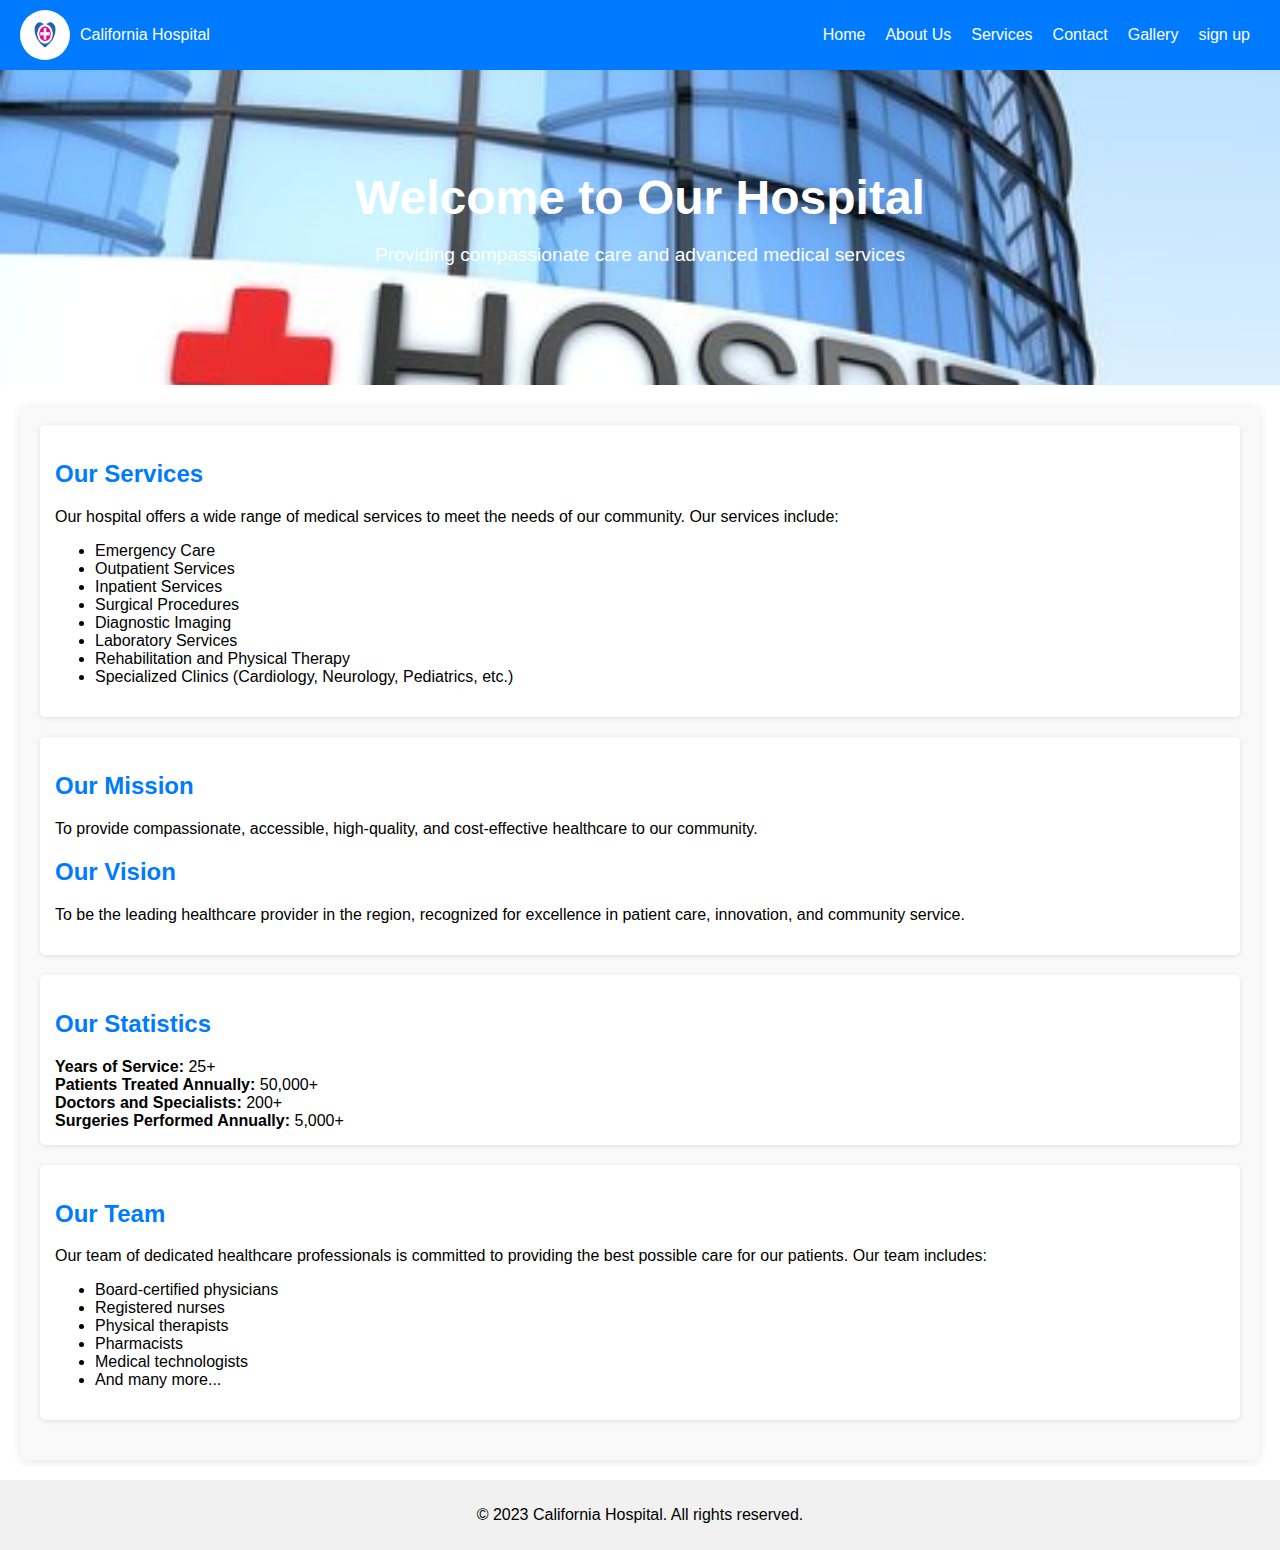
<file: index.html>
<!DOCTYPE html>
<html lang="en">
<head>
    <meta charset="UTF-8">
    <meta name="viewport" content="width=device-width, initial-scale=1.0">
    <title>Hospital Homepage</title>
    <link rel="stylesheet" href="./css/general.css">
    <link rel="stylesheet" href="./css/index.css">
   
</head>
<body>
    <nav>
        <div class="logo">
            <img src="./images/Hospital-logo-by-meisuseno-5.jpg" alt="Hospital Logo">
            <p>California Hospital</p>
        </div>
        <div class="links" id="linked">
            <a href="#">Home</a>
            <a href="./Aboutpage.html">About Us</a>
            <a href="./Servicepage.html">Services</a>
            <a href="./Contactpage.html">Contact</a>
            <a href="./Gallerypage.html">Gallery</a>
            <a href="./Register.html">sign up</a>
        </div>
        <div class="toggle">
            <button onclick="toggle()">x</button>
        </div>
    </nav>
    <header>
        <h1>Welcome to Our Hospital</h1>
        <p>Providing compassionate care and advanced medical services</p>
    </header>

    <main>
        <section>
            <h2>Our Services</h2>
            <p>Our hospital offers a wide range of medical services to meet the needs of our community. Our services include:</p>
            <ul>
                <li>Emergency Care</li>
                <li>Outpatient Services</li>
                <li>Inpatient Services</li>
                <li>Surgical Procedures</li>
                <li>Diagnostic Imaging</li>
                <li>Laboratory Services</li>
                <li>Rehabilitation and Physical Therapy</li>
                <li>Specialized Clinics (Cardiology, Neurology, Pediatrics, etc.)</li>
            </ul>
        </section>
        <section>
            <h2>Our Mission</h2>
            <p>To provide compassionate, accessible, high-quality, and cost-effective healthcare to our community.</p>
            <h2>Our Vision</h2>
            <p>To be the leading healthcare provider in the region, recognized for excellence in patient care, innovation, and community service.</p>
        </section>

        <section>
            <h2>Our Statistics</h2>
            <div><strong>Years of Service:</strong> 25+</div>
            <div><strong>Patients Treated Annually:</strong> 50,000+</div>
            <div><strong>Doctors and Specialists:</strong> 200+</div>
            <div><strong>Surgeries Performed Annually:</strong> 5,000+</div>
        </section>

        <section>
            <h2>Our Team</h2>
            <p>Our team of dedicated healthcare professionals is committed to providing the best possible care for our patients. Our team includes:</p>
            <ul>
                <li>Board-certified physicians</li>
                <li>Registered nurses</li>
                <li>Physical therapists</li>
                <li>Pharmacists</li>
                <li>Medical technologists</li>
                <li>And many more...</li>
            </ul>
        </section>
    </main>
    <footer>
        <p>&copy; 2023 California Hospital. All rights reserved.</p>
    </footer>
    <script src="./js/index.js"></script>
</body>
</html>
</file>
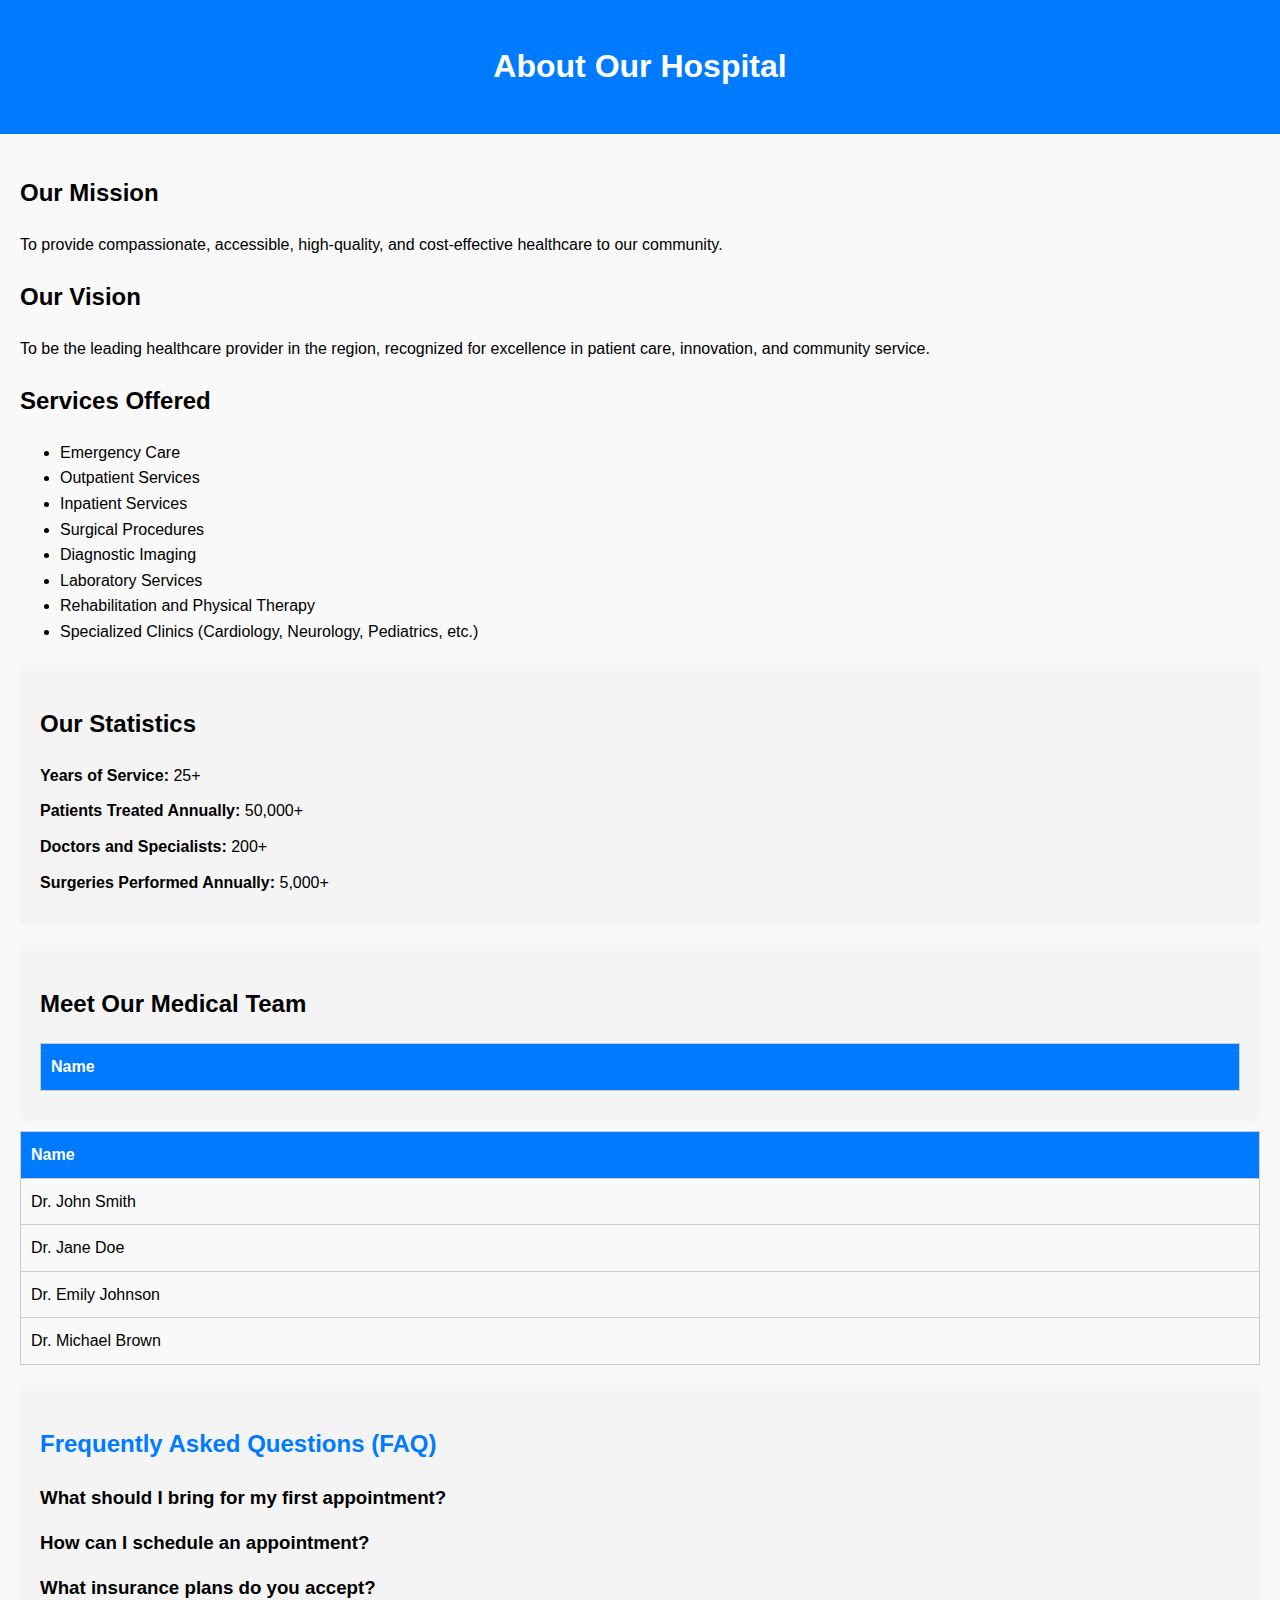
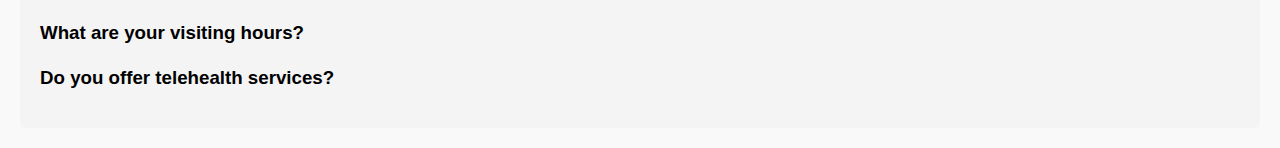
<file: Aboutpage.html>
<!DOCTYPE html>
<html lang="en">
<head>
    <meta charset="UTF-8">
    <meta name="viewport" content="width=device-width, initial-scale=1.0">
    <title>About Us - Hospital</title>
    <link rel="stylesheet" href="./css/general.css">
    <link rel="stylesheet" href="./css/about.css">
    <script src="./js/about.js"></script>
</head>
<body>
    <header>
        <h1>About Our Hospital</h1>
    </header>
    <section>
        <h2>Our Mission</h2>
        <p>To provide compassionate, accessible, high-quality, and cost-effective healthcare to our community.</p>

        <h2>Our Vision</h2>
        <p>To be the leading healthcare provider in the region, recognized for excellence in patient care, innovation, and community service.</p>

        <h2>Services Offered</h2>
        <ul>
            <li>Emergency Care</li>
            <li>Outpatient Services</li>
            <li>Inpatient Services</li>
            <li>Surgical Procedures</li>
            <li>Diagnostic Imaging</li>
            <li>Laboratory Services</li>
            <li>Rehabilitation and Physical Therapy</li>
            <li>Specialized Clinics (Cardiology, Neurology, Pediatrics, etc.)</li>
        </ul>

        <div class="statistics">
            <h2>Our Statistics</h2>
            <div><strong>Years of Service:</strong> 25+</div>
            <div><strong>Patients Treated Annually:</strong> 50,000+</div>
            <div><strong>Doctors and Specialists:</strong> 200+</div>
            <div><strong>Surgeries Performed Annually:</strong> 5,000+</div>
        </div>

        <div class="team">
            <h2>Meet Our Medical Team</h2>
            <table>
                <thead>
                    <tr>
                        <th>Name</th>
                        <th>Specialization</th>
                        <th>Experience (Years)</th>
                        <th>Education</th>
                        <th>Certifications</th>
                        <th>Languages Spoken</th>
                        <th>Contact</th>
                    </tr>
                </thead>
                <tbody>
                    <tr>
                        <td>Dr. John Smith</td>
                        <td>Cardiologist</td>
                        <td>15</td>
                        <td>MD, Harvard Medical School</td>
                        <td>Board Certified in Cardiology</td>
                        <td>English, Spanish</td>
                        <td>john.smith@hospital.com</td>
                    </tr>
                    <tr>
                        <td>Dr. Jane Doe</td>
                        <td>Pediatrician</td>
                        <td>10</td>
                        <td>MD, Stanford University</td>
                        <td>Fellow of the American Academy of Pediatrics</td>
                        <td>English, Mandarin</td>
                        <td>jane.doe@hospital.com</td>
                    </tr>
                    <tr>
                        <td>Dr. Emily Johnson</td>
                        <td>Neurologist</td>
                        <td>12</td>
                        <td>MD, Johns Hopkins University</td>
                        <td>Board Certified in Neurology</td>
                        <td>English, French</td>
                        <td>emily.johnson@hospital.com</td>
                    </tr>
                    <tr>
                        <td>Dr. Michael Brown</td>
                        <td>Surgeon</td>
                        <td>20</td>
                        <td>MD, Mayo Clinic Alix School of Medicine</td>
                        <td>Fellow of the American College of Surgeons</td>
                        <td>English, Arabic</td>
                        <td>michael.brown@hospital.com</td>
                    </tr>
                </tbody>
            </table>
        </div>

        <table>
            <thead>
                <tr>
                    <th>Name</th>
                </tr>
            </thead>
            <tbody>
                <tr>
                    <td class="name" data-name="Dr. John Smith" data-specialization="Cardiologist" data-experience="15" data-education="MD, Harvard Medical School" data-certifications="Board Certified in Cardiology" data-languages="English, Spanish" data-contact="john.smith@hospital.com">Dr. John Smith</td>
                </tr>
                <tr>
                    <td class="name" data-name="Dr. Jane Doe" data-specialization="Pediatrician" data-experience="10" data-education="MD, Stanford University" data-certifications="Fellow of the American Academy of Pediatrics" data-languages="English, Mandarin" data-contact="jane.doe@hospital.com">Dr. Jane Doe</td>
                </tr>
                <tr>
                    <td class="name" data-name="Dr. Emily Johnson" data-specialization="Neurologist" data-experience="12" data-education="MD, Johns Hopkins University" data-certifications="Board Certified in Neurology" data-languages="English, French" data-contact="emily.johnson@hospital.com">Dr. Emily Johnson</td>
                </tr>
                <tr>
                    <td class="name" data-name="Dr. Michael Brown" data-specialization="Surgeon" data-experience="20" data-education="MD, Mayo Clinic Alix School of Medicine" data-certifications="Fellow of the American College of Surgeons" data-languages="English, Arabic" data-contact="michael.brown@hospital.com">Dr. Michael Brown</td>
                </tr>
            </tbody>
        </table>

        
<div id="popup" class="popup" style="display: none;">
    <div class="popup-content">
        <span class="close" onclick="closePopup()">&times;</span>
        <h2 id="popup-name"></h2>
        <p><strong>Specialization:</strong> <span id="popup-specialization"></span></p>
        <p><strong>Experience:</strong> <span id="popup-experience"></span> years</p>
        <p><strong>Education:</strong> <span id="popup-education"></span></p>
        <p><strong>Certifications:</strong> <span id="popup-certifications"></span></p>
        <p><strong>Languages Spoken:</strong> <span id="popup-languages"></span></p>
        <p><strong>Contact:</strong> <span id="popup-contact"></span></p>
    </div>
</div>


        <div class="faq">
            <h2>Frequently Asked Questions (FAQ)</h2>
            <div class="faq-item">
                <h3>What should I bring for my first appointment?</h3>
                <p>Please bring your insurance card, a valid ID, and any medical records related to your condition.</p>
            </div>
            <div class="faq-item">
                <h3>How can I schedule an appointment?</h3>
                <p>You can schedule an appointment by calling our front desk or using our online appointment system on our website.</p>
            </div>
            <div class="faq-item">
                <h3>What insurance plans do you accept?</h3>
                <p>We accept a variety of insurance plans. Please check our website or contact us for a complete list of accepted providers.</p>
            </div>
            <div class="faq-item">
                <h3>What are your visiting hours?</h3>
                <p>Our visiting hours are from 9:00 AM to 8:00 PM daily. Please check with specific departments for any variations.</p>
            </div>
            <div class="faq-item">
                <h3>Do you offer telehealth services?</h3>
                <p>Yes, we offer telehealth services for certain appointments. Please inquire when scheduling your visit.</p>
            </div>
        </div>
    </section>
</body>
</html>
</file>
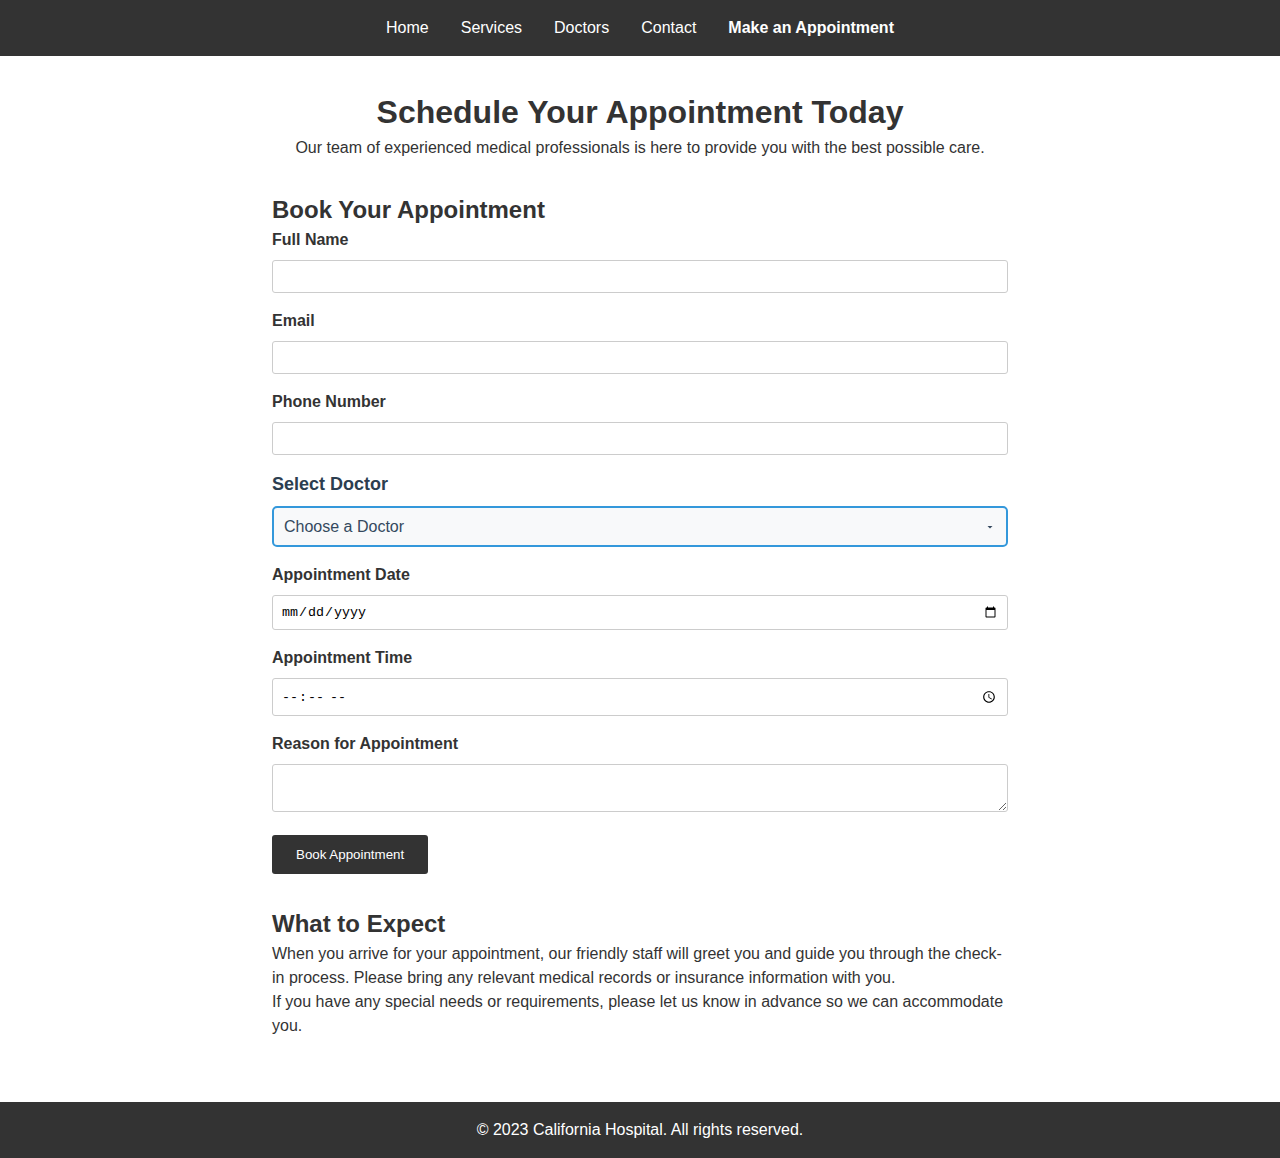
<file: appointment.html>
<!DOCTYPE html>
<html lang="en">
<head>
  <meta charset="UTF-8">
  <meta name="viewport" content="width=device-width, initial-scale=1.0">
  <title>Make an Appointment</title>
  <link rel="stylesheet" href="./css/appointment.css">
</head>
<body>
  <header>
    <nav>
        <ul id="nav-menu">
            <li><a href="./appointment/home.html">Home</a></li>
            <li><a href="./appointment/service.html">Services</a></li>
            <li><a href="./appointment/doctors.html">Doctors</a></li>
            <li><a href="./appointment/contact.html">Contact</a></li>
            <li><a href="#" class="active">Make an Appointment</a></li>
        </ul>
    </nav>
</header>


  <main>
    <section class="hero">
      <h1>Schedule Your Appointment Today</h1>
      <p>Our team of experienced medical professionals is here to provide you with the best possible care.</p>
    </section>

    <section class="appointment-form">
      <h2>Book Your Appointment</h2>
      <form action="appointment.php" method="post" id="appointmentform">
        <div class="form-group">
          <label for="name">Full Name</label>
          <input type="text" id="name" name="name" required>
        </div>

        <div class="form-group">
          <label for="email">Email</label>
          <input type="email" id="email" name="email" required>
        </div>

        <div class="form-group">
          <label for="phone">Phone Number</label>
          <input type="tel" id="phone" name="phone" required>
        </div>
        
        <div class="form-group">
          <label for="doctor">Select Doctor</label>
          <select id="doctor" name="doctor" required>
            <option value="" disabled selected>Choose a Doctor</option>
            <option value="Dr. John Doe - Cardiologist">Dr. John Doe - Cardiologist</option>
            <option value="Dr. Emily Smith - Neurologist">Dr. Emily Smith - Neurologist</option>
            <option value="Dr. Michael Brown - Orthopedic">Dr. Michael Brown - Orthopedic</option>
            <option value="Dr. Sarah Johnson - Dermatologist">Dr. Sarah Johnson - Dermatologist</option>
          </select>
        </div>

        <div class="form-group">
          <label for="appointment-date">Appointment Date</label>
          <input type="date" id="appointment-date" name="appointmentdate" required>
        </div>

        <div class="form-group">
          <label for="appointment-time">Appointment Time</label>
          <input type="time" id="appointment-time" name="appointmenttime" required>
        </div>

        <div class="form-group">
          <label for="reason">Reason for Appointment</label>
          <textarea id="reason" name="reason" required></textarea>
        </div>

        <button type="submit" class="btn">Book Appointment</button>
      </form>

      
      <div id="confirmation-message" style="display:none;">
        <h3>Appointment Confirmed!</h3>
        <p>Thank you for booking your appointment. We will send you an email confirmation shortly.</p>
      </div>
   

    <section class="appointment-info">
      <h2>What to Expect</h2>
      <p>When you arrive for your appointment, our friendly staff will greet you and guide you through the check-in process. Please bring any relevant medical records or insurance information with you.</p>
      <p>If you have any special needs or requirements, please let us know in advance so we can accommodate you.</p>
    </section>
  </main>

  <footer>
    <p>&copy; 2023 California Hospital. All rights reserved.</p>
  </footer>

  <script src="./js/appoint.js"></script>
</body>
</html>
</file>
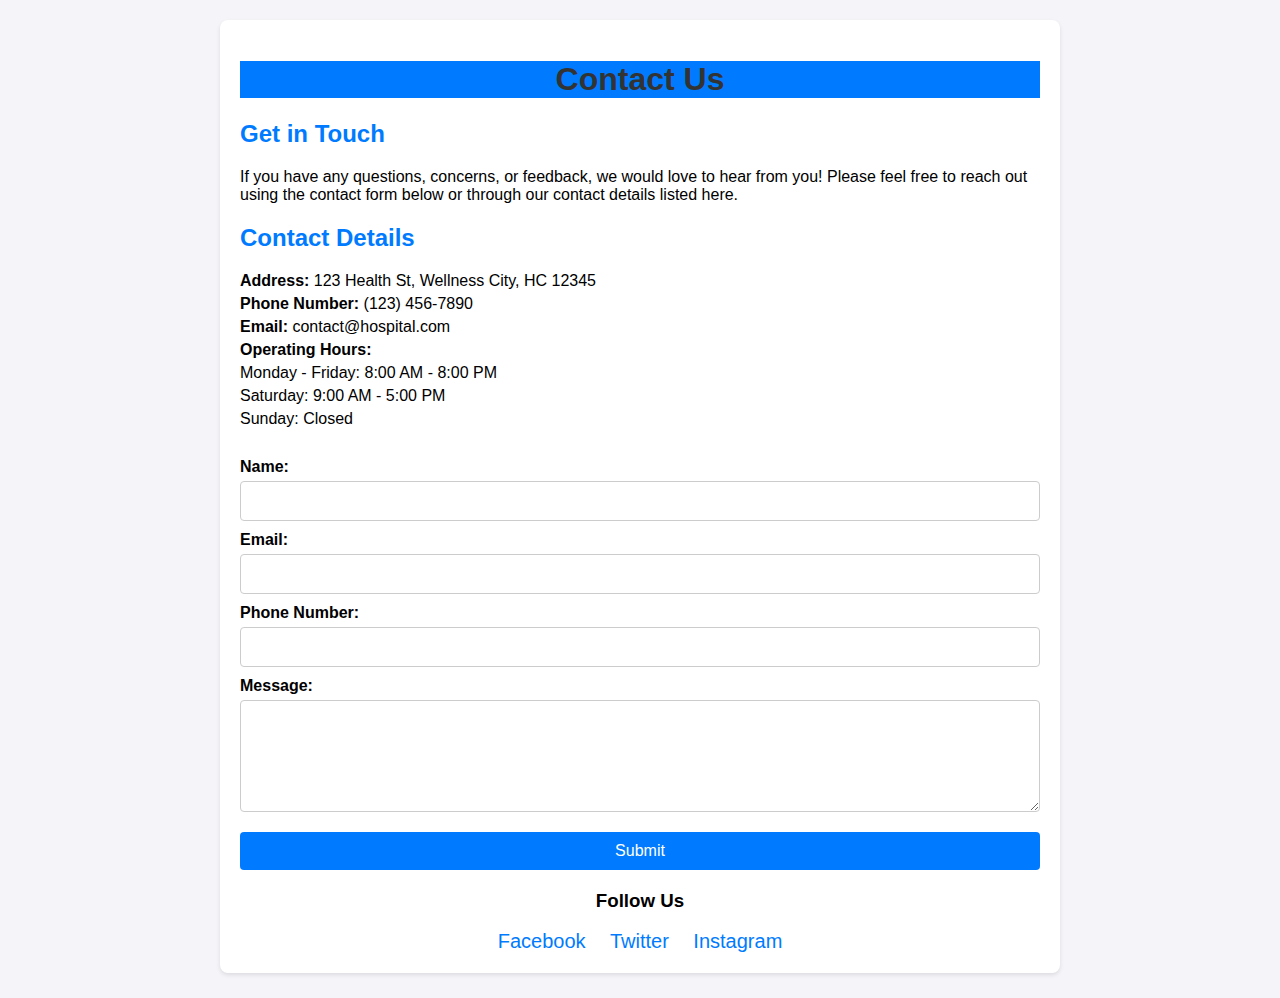
<file: Contactpage.html>
<!DOCTYPE html>
<html lang="en">
<head>
    <meta charset="UTF-8">
    <meta name="viewport" content="width=device-width, initial-scale=1.0">
    <title>Contact Us - Hospital</title>
    <link rel="stylesheet" href="./css/general.css">
    <link rel="stylesheet" href="./css/contact.css">
</head>
<body>
    <div class="container">
        <h1 style="background-color: #007BFF">Contact Us</h1>
        <div class="contact-info">
            <h2>Get in Touch</h2>
            <p>If you have any questions, concerns, or feedback, we would love to hear from you! Please feel free to reach out using the contact form below or through our contact details listed here.</p>
            <h2>Contact Details</h2>
            <p><strong>Address:</strong> 123 Health St, Wellness City, HC 12345</p>
            <p><strong>Phone Number:</strong> (123) 456-7890</p>
            <p><strong>Email:</strong> contact@hospital.com</p>
            <p><strong>Operating Hours:</strong></p>
            <p>Monday - Friday: 8:00 AM - 8:00 PM</p>
            <p>Saturday: 9:00 AM - 5:00 PM</p>
            <p>Sunday: Closed</p>
        </div>
        <form action="contact.php" method="POST">
            <label for="name">Name:</label>
            <input type="text" id="name" name="name" required>

            <label for="email">Email:</label>
            <input type="email" id="email" name="email" required>

            <label for="phone">Phone Number:</label>
            <input type="tel" id="phone" name="phone" required>

            <label for="message">Message:</label>
            <textarea id="message" name="message" rows="5" required></textarea>

            <button type="submit">Submit</button>
        </form>
        <div class="social-media">
            <h3>Follow Us</h3>
            <a href="https://facebook.com/" target="_blank">Facebook</a>
            <a href="https://twitter.com/" target="_blank">Twitter</a>
            <a href="https://instagram.com/" target="_blank">Instagram</a>
        </div>
    </div>
</body>
</html>
</file>
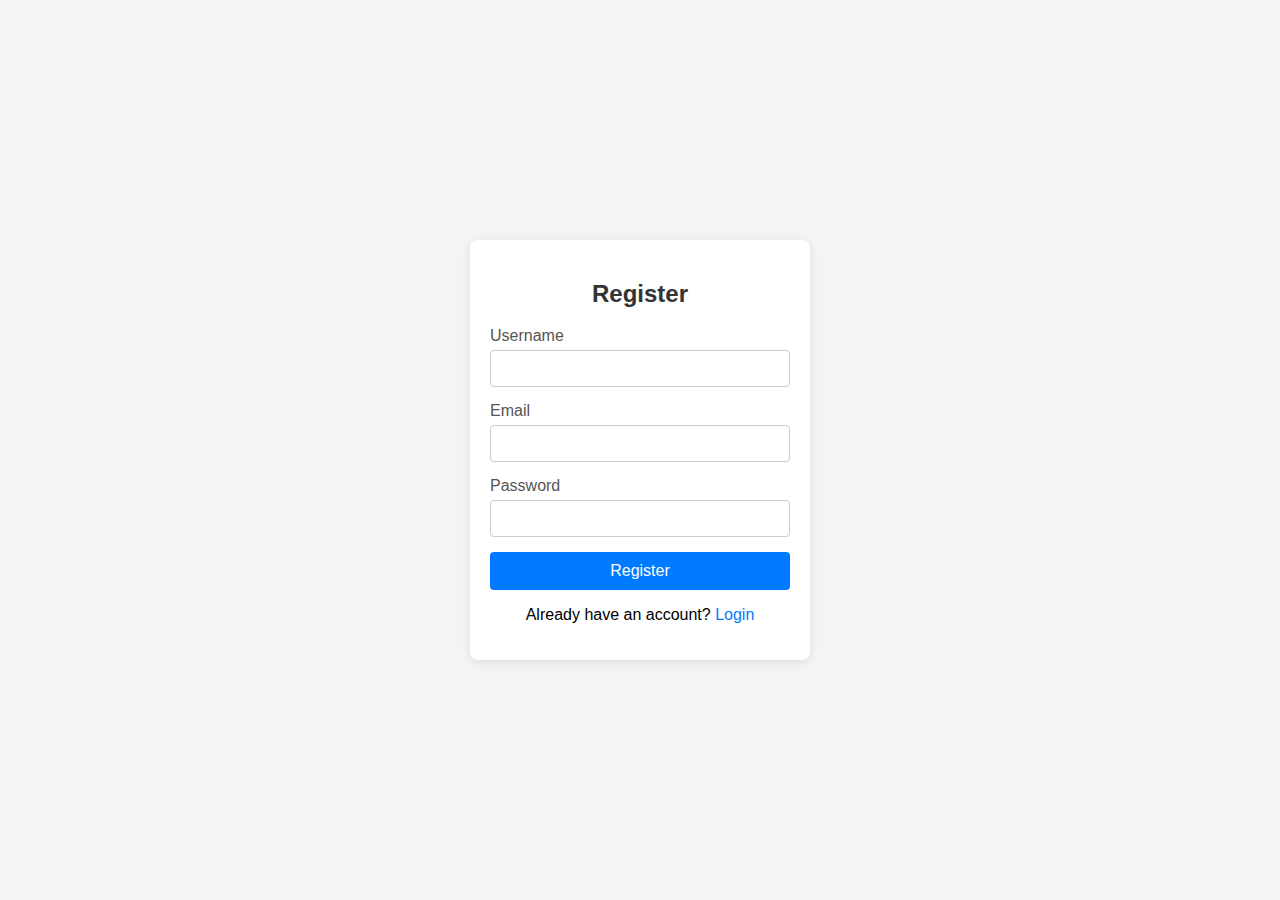
<file: Register.html>
<!DOCTYPE html>
<html lang="en">
<head>
    <meta charset="UTF-8">
    <meta name="viewport" content="width=device-width, initial-scale=1.0">
    <title>Register & Login Form</title>
    <link rel="stylesheet" href="./css/general.css">
    <link rel="stylesheet" href="./css/register.css">
</head>
<body>
    <div class="container">
        <h2 id="form-title">Register</h2>
        <form id="register-form" method="post" action="./register.php">
            <div class="form-group">
                <label for="username">Username</label>
                <input type="text" id="username" name="username" required>
            </div>
            <div class="form-group">
                <label for="email">Email</label>
                <input type="email" id="email" name="email" required>
            </div>
            <div class="form-group">
                <label for="password">Password</label>
                <input type="password" id="password" name="password" required>
            </div>
            <button type="submit">Register</button>
        </form>
        <div class="toggle-form">
            <p>Already have an account? <a href="#" id="toggle-to-login">Login</a></p>
        </div>
    </div>

    <div class="container" style="display: none;" id="login-container">
        <h2 id="form-title">Login</h2>
        <form id="login-form" method="post" action="./login.php">
            <div class="form-group">
                <label for="login-username">Username</label>
                <input type="text" id="login-username" name="login-username" required>
            </div>
            <div class="form-group">
                <label for="login-password">Password</label>
                <input type="password" id="login-password" name="login-password" required>
            </div>
            <button type="submit">Login</button>
        </form>
        <div class="toggle-form">
            <p>Don't have an account? <a href="#" id="toggle-to-register">Register</a></p>
        </div>
    </div>

    <script>
        document.getElementById('toggle-to-login').addEventListener('click', function(e) {
            e.preventDefault();
            document.getElementById('register-form').parentElement.style.display = 'none';
            document.getElementById('login-container').style.display = 'block';
        });

        document.getElementById('toggle-to-register').addEventListener('click', function(e) {
            e.preventDefault();
            document.getElementById('login-container').style.display = 'none';
            document.getElementById('register-form').parentElement.style.display = 'block';
        });
    </script>
</body>
</html>
</file>
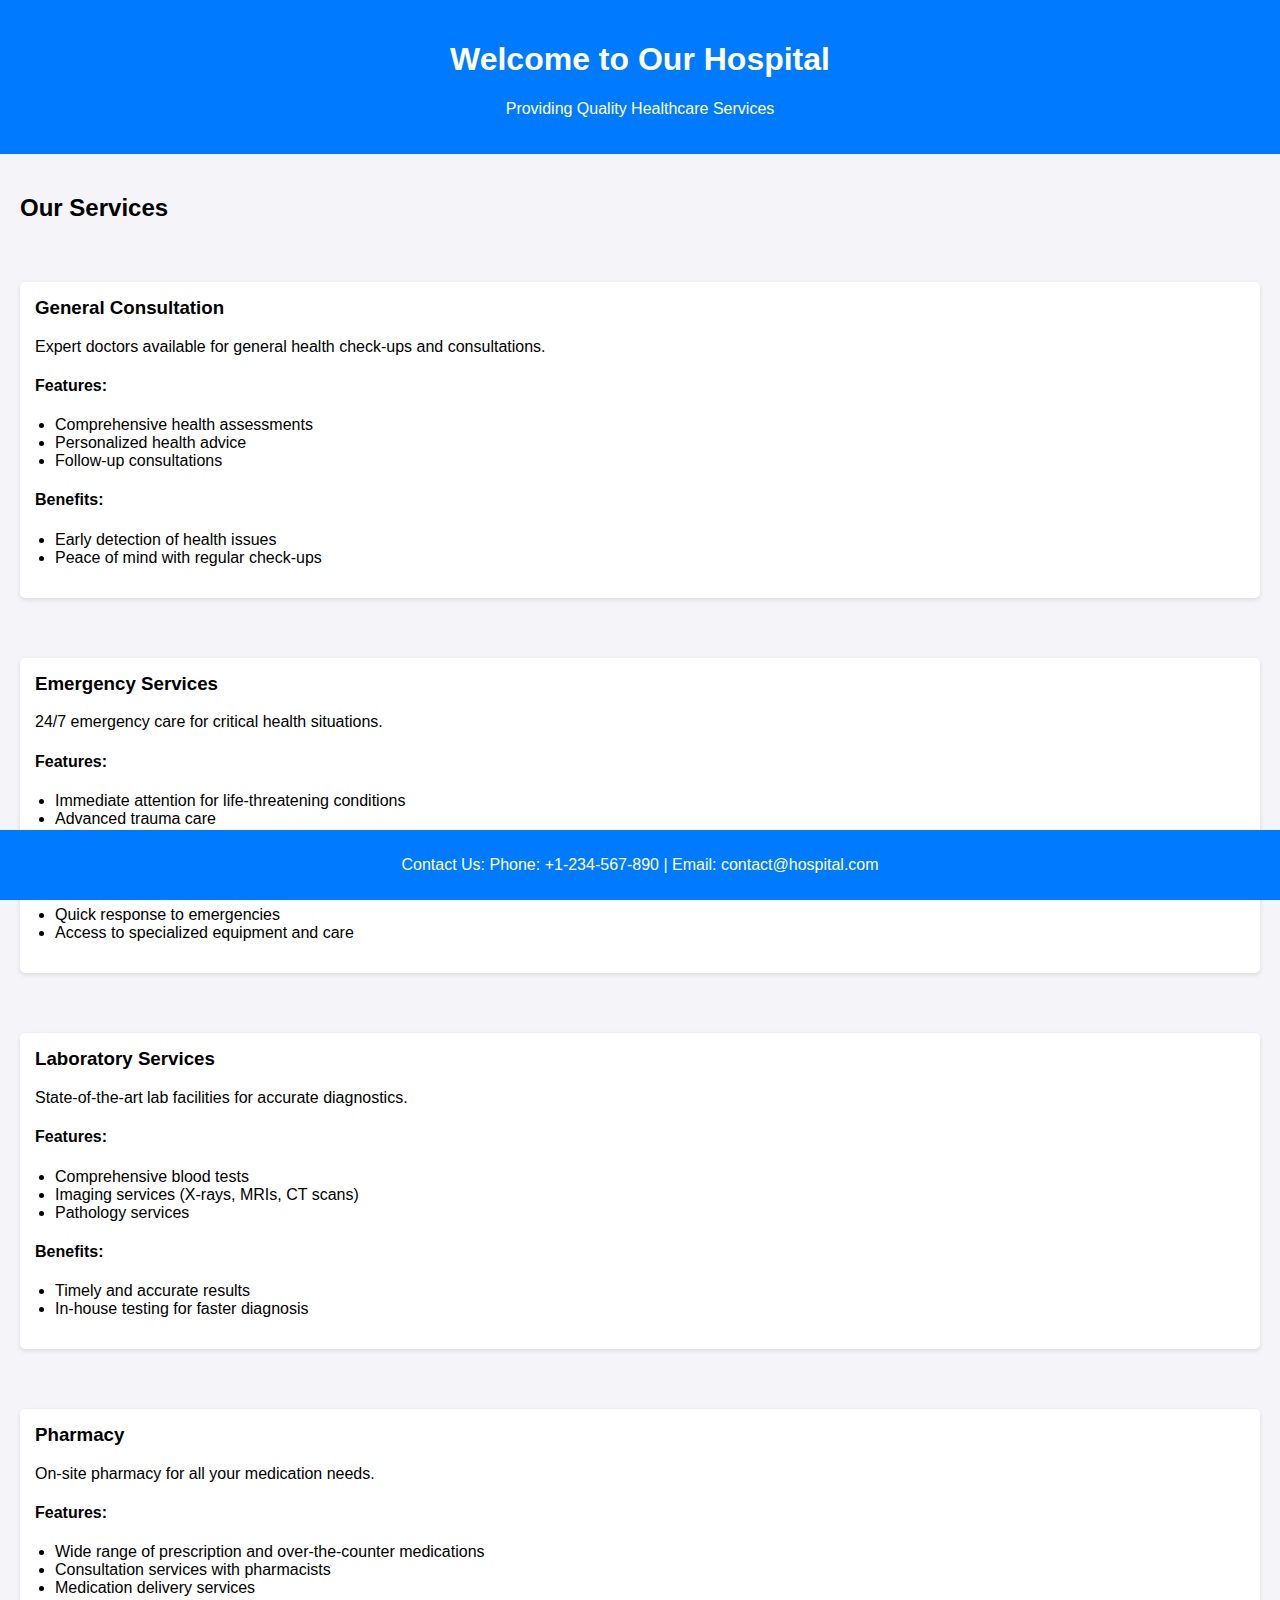
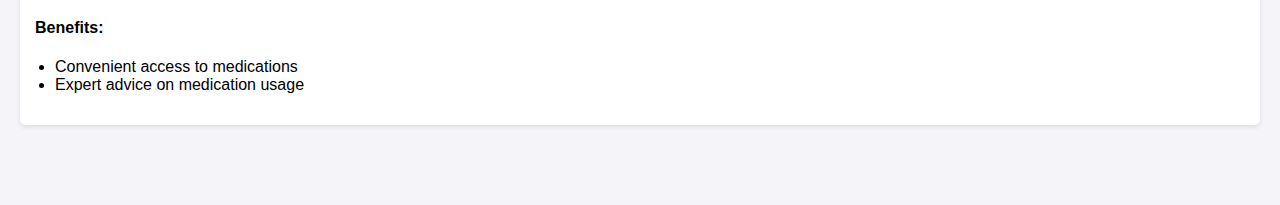
<file: Servicepage.html>
<!DOCTYPE html>
<html lang="en">
<head>
    <meta charset="UTF-8">
    <meta name="viewport" content="width=device-width, initial-scale=1.0">
    <title>Hospital Services</title>
    <link rel="stylesheet" href="./css/general.css">
    <link rel="stylesheet" href="./css/service.css">
</head>
<body>
    <header>
        <h1>Welcome to Our Hospital</h1>
        <p>Providing Quality Healthcare Services</p>
    </header>
    <div class="container">
        <h2>Our Services</h2>
        <div class="service">
            <h3>General Consultation</h3>
            <p>Expert doctors available for general health check-ups and consultations.</p>
            <h4>Features:</h4>
            <ul>
                <li>Comprehensive health assessments</li>
                <li>Personalized health advice</li>
                <li>Follow-up consultations</li>
            </ul>
            <h4>Benefits:</h4>
            <ul>
                <li>Early detection of health issues</li>
                <li>Peace of mind with regular check-ups</li>
            </ul>
        </div>
        <div class="service">
            <h3>Emergency Services</h3>
            <p>24/7 emergency care for critical health situations.</p>
            <h4>Features:</h4>
            <ul>
                <li>Immediate attention for life-threatening conditions</li>
                <li>Advanced trauma care</li>
                <li>Dedicated emergency team</li>
            </ul>
            <h4>Benefits:</h4>
            <ul>
                <li>Quick response to emergencies</li>
                <li>Access to specialized equipment and care</li>
            </ul>
        </div>
        <div class="service">
            <h3>Laboratory Services</h3>
            <p>State-of-the-art lab facilities for accurate diagnostics.</p>
            <h4>Features:</h4>
            <ul>
                <li>Comprehensive blood tests</li>
                <li>Imaging services (X-rays, MRIs, CT scans)</li>
                <li>Pathology services</li>
            </ul>
            <h4>Benefits:</h4>
            <ul>
                <li>Timely and accurate results</li>
                <li>In-house testing for faster diagnosis</li>
            </ul>
        </div>
        <div class="service">
            <h3>Pharmacy</h3>
            <p>On-site pharmacy for all your medication needs.</p>
            <h4>Features:</h4>
            <ul>
                <li>Wide range of prescription and over-the-counter medications</li>
                <li>Consultation services with pharmacists</li>
                <li>Medication delivery services</li>
            </ul>
            <h4>Benefits:</h4>
            <ul>
                <li>Convenient access to medications</li>
                <li>Expert advice on medication usage</li>
            </ul>
        </div>
    </div>
    <footer>
        <p>Contact Us: Phone: +1-234-567-890 | Email: contact@hospital.com</p>
    </footer>
</body>
</html>
</file>
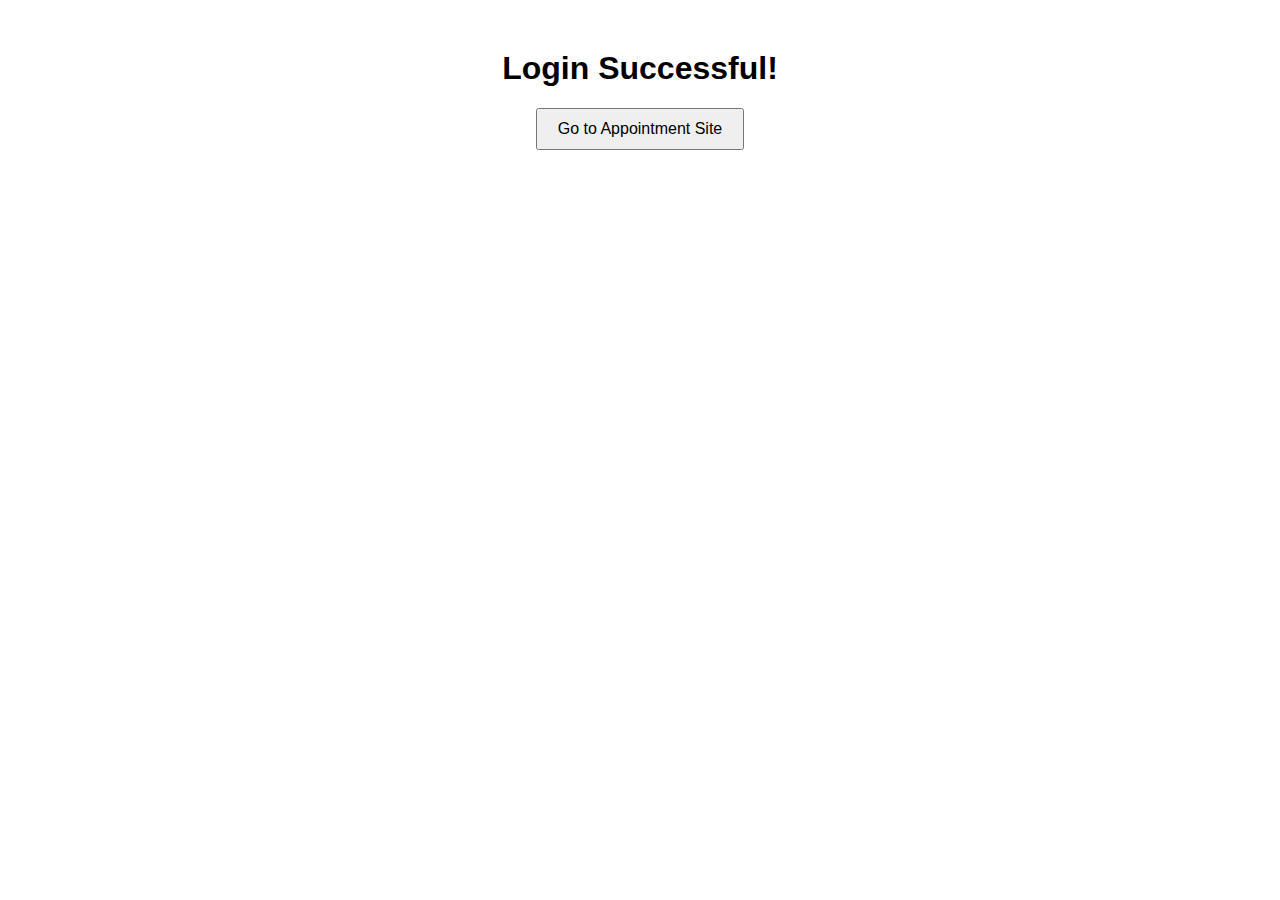
<file: success.html>
<!DOCTYPE html>
    <html>
    <head>
        <title>Login Successful</title>
        <style>
            body {
                font-family: Arial, sans-serif;
                text-align: center;
                margin-top: 50px;
            }
            button {
                padding: 10px 20px;
                font-size: 16px;
            }
        </style>
    </head>
    <body>
        <h1>Login Successful!</h1>
        <button onclick="openAppointmentSite()">Go to Appointment Site</button>
        <script>
            function openAppointmentSite() {
                // window.location.href = 'file://C:\xampp\htdocs\www\serverSide\appointment.html';
            }
        </script>
    </body>
    </html>
</file>
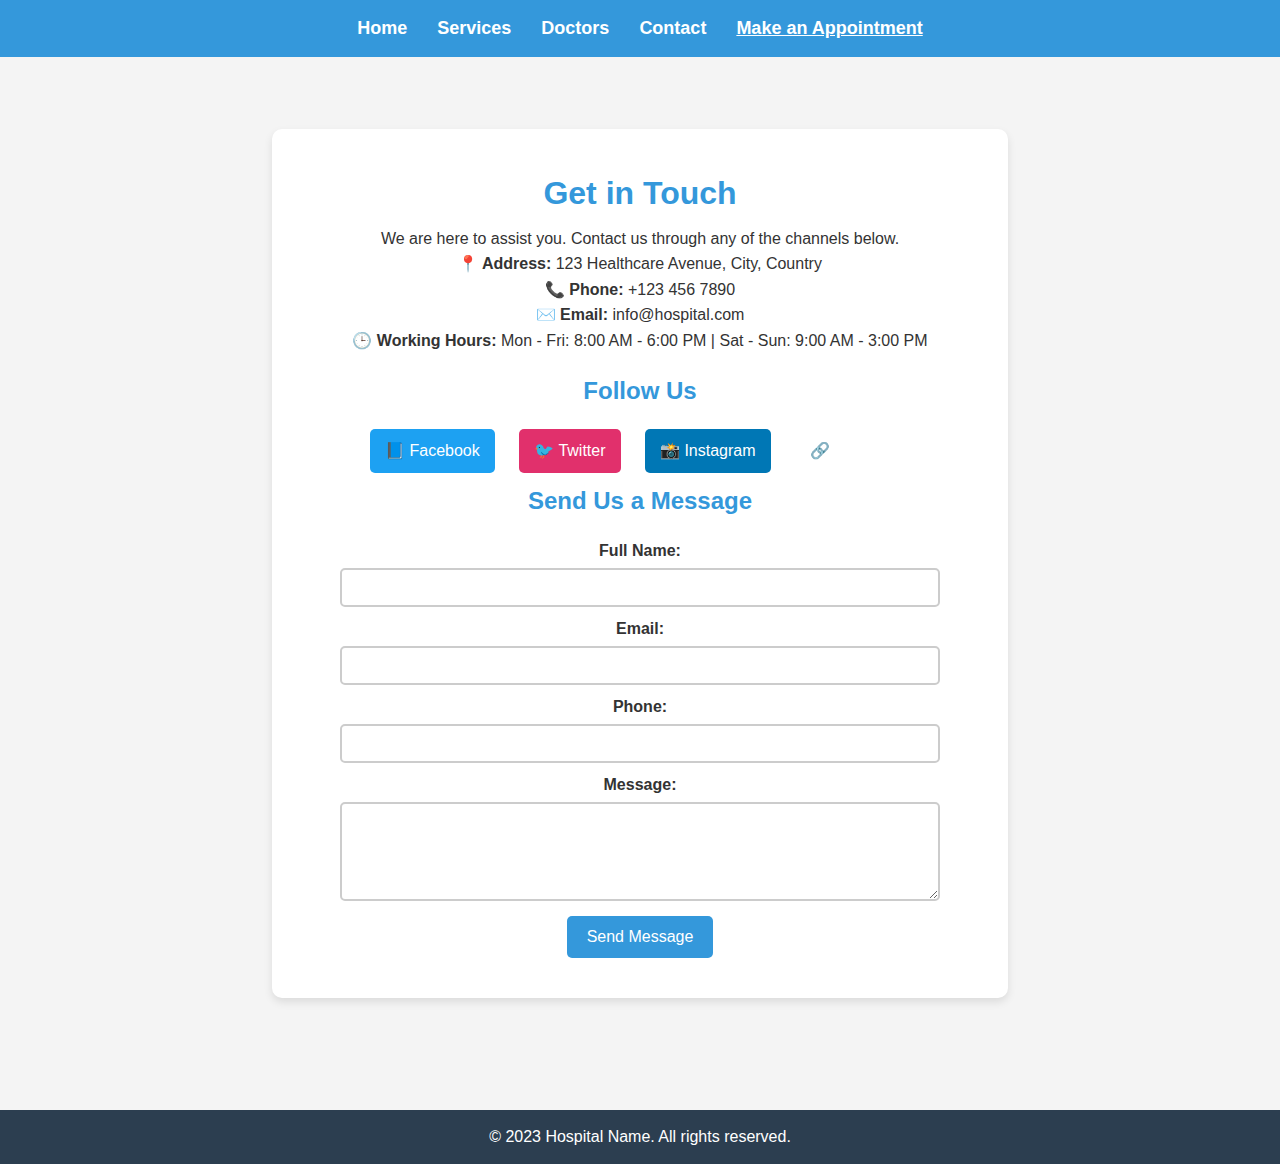
<file: appointment/contact.html>
<!DOCTYPE html>
<html lang="en">
<head>
  <meta charset="UTF-8">
  <meta name="viewport" content="width=device-width, initial-scale=1.0">
  <title>Contact Us</title>
  <link rel="stylesheet" href="../css/appointment.css">
  <link rel="stylesheet" href="../css/appoint-contact.css">
</head>
<body>
  <header>
    <nav>
        
        <ul id="nav-menu">
            <li><a href="./home.html">Home</a></li>
            <li><a href="./service.html">Services</a></li>
            <li><a href="./doctors.html">Doctors</a></li>
            <li><a href="#">Contact</a></li>
            <li><a href="../appointment.html" class="active">Make an Appointment</a></li>
        </ul>
    </nav>
</header>

  <main>
    <!-- Contact Section -->
    <section class="contact">
      <h1>Get in Touch</h1>
      <p>We are here to assist you. Contact us through any of the channels below.</p>

      <!-- Contact Information -->
      <div class="contact-info">
        <p><strong>📍 Address:</strong> 123 Healthcare Avenue, City, Country</p>
        <p><strong>📞 Phone:</strong> +123 456 7890</p>
        <p><strong>✉️ Email:</strong> info@hospital.com</p>
        <p><strong>🕒 Working Hours:</strong> Mon - Fri: 8:00 AM - 6:00 PM | Sat - Sun: 9:00 AM - 3:00 PM</p>
      </div>

      <!-- Social Media Links -->
      <div class="social-media">
        <h2>Follow Us</h2>
        <a href="https://facebook.com" target="_blank">📘 Facebook</a>
        <a href="https://twitter.com" target="_blank">🐦 Twitter</a>
        <a href="https://instagram.com" target="_blank">📸 Instagram</a>
        <a href="https://linkedin.com" target="_blank">🔗 LinkedIn</a>
      </div>

      <!-- Contact Form -->
      <h2>Send Us a Message</h2>
      <form id="contact-form" action="../contact.php" method="post">
        <label for="name">Full Name:</label>
        <input type="text" id="name" name="name" required>

        <label for="email">Email:</label>
        <input type="email" id="email" name="email" required>

        <label for="phone">Phone:</label>
        <input type="phone" id="phone" name="phone" required>

        <label for="message">Message:</label>
        <textarea id="message" name="message" rows="5" required></textarea>

        <button type="submit" class="btn">Send Message</button>
      </form>

      <!-- Confirmation Message -->
      <div id="confirmation-message" style="display:none;">
        <h3>Thank You!</h3>
        <p>Your message has been sent. We will get back to you soon.</p>
      </div>
    </section>
  </main>

  <footer>
    <p>&copy; 2023 Hospital Name. All rights reserved.</p>
  </footer>

  <script>
    document.getElementById("contact-form").addEventListener("submit", function(event) {
      event.preventDefault(); // Prevent page reload

      // Show confirmation message
      document.getElementById("confirmation-message").style.display = "block";

      // Hide form after submission
      document.getElementById("contact-form").style.display = "none";
    });
  </script>
</body>
</html>
</file>
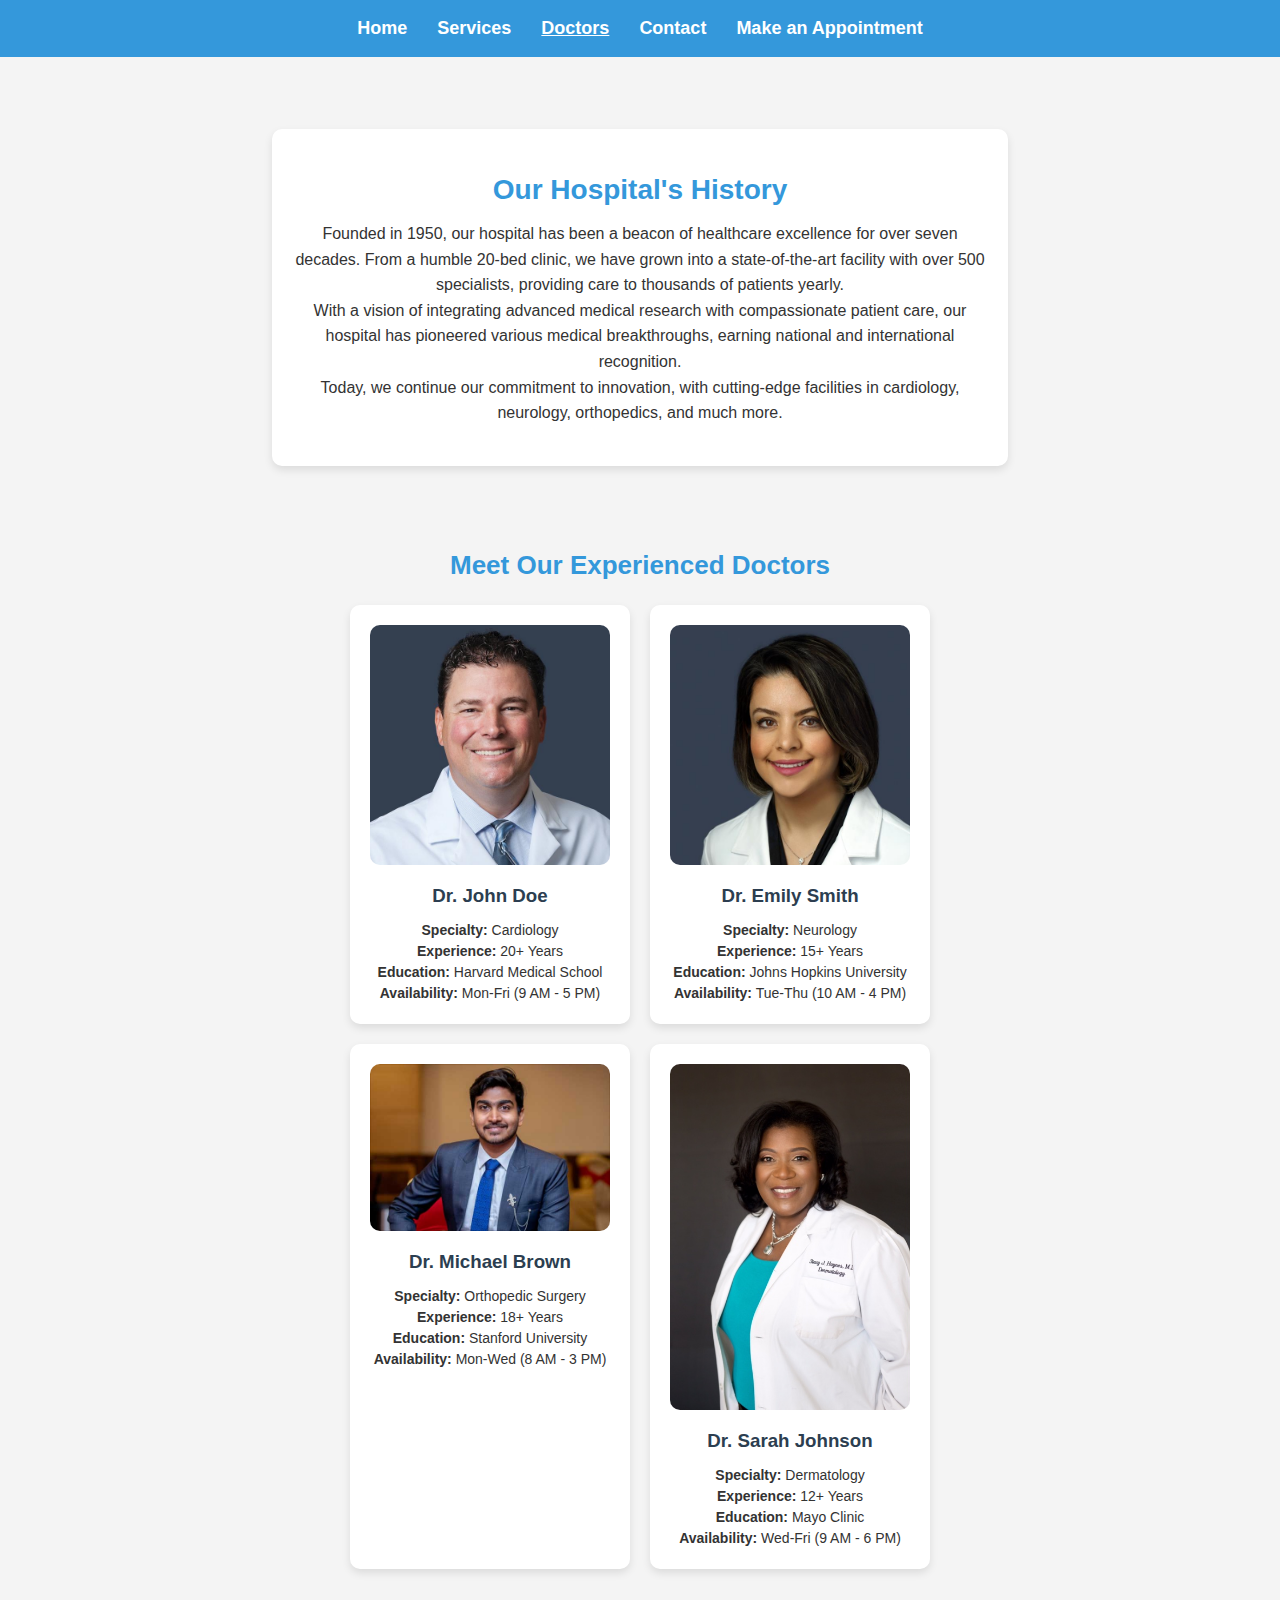
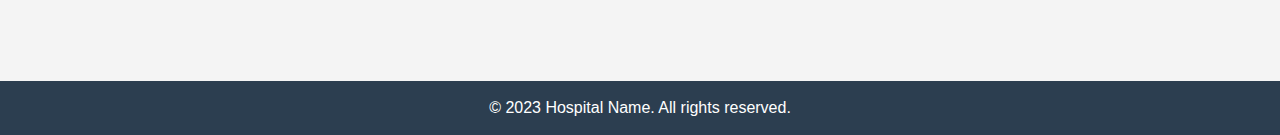
<file: appointment/doctors.html>
<!DOCTYPE html>
<html lang="en">
<head>
  <meta charset="UTF-8">
  <meta name="viewport" content="width=device-width, initial-scale=1.0">
  <title>Doctors Records</title>
  <link rel="stylesheet" href="../css/appointment.css">
  <link rel="stylesheet" href="../css/appoint_doctors.css">

</head>
<body>

  <header>
    <nav>
      <ul>
        <li><a href="./home.html">Home</a></li>
        <li><a href="./service.html">Services</a></li>
        <li><a href="#" class="active">Doctors</a></li>
        <li><a href="./contact.html">Contact</a></li>
        <li><a href="../appointment.html">Make an Appointment</a></li>
      </ul>
    </nav>
  </header>

  <main>
    <!-- Hospital History Section -->
    <section class="history">
      <h1>Our Hospital's History</h1>
      <p>Founded in 1950, our hospital has been a beacon of healthcare excellence for over seven decades. From a humble 20-bed clinic, we have grown into a state-of-the-art facility with over 500 specialists, providing care to thousands of patients yearly.</p>
      <p>With a vision of integrating advanced medical research with compassionate patient care, our hospital has pioneered various medical breakthroughs, earning national and international recognition.</p>
      <p>Today, we continue our commitment to innovation, with cutting-edge facilities in cardiology, neurology, orthopedics, and much more.</p>
    </section>

    <!-- Doctors Records Section -->
    <section class="doctors">
      <h2>Meet Our Experienced Doctors</h2>
      <div class="doctor-list">

        <div class="doctor">
          <img src="../images/doctor1.jpg" alt="Dr. John Doe">
          <h3>Dr. John Doe</h3>
          <p><strong>Specialty:</strong> Cardiology</p>
          <p><strong>Experience:</strong> 20+ Years</p>
          <p><strong>Education:</strong> Harvard Medical School</p>
          <p><strong>Availability:</strong> Mon-Fri (9 AM - 5 PM)</p>
        </div>

        <div class="doctor">
          <img src="../images/doctor2.jpg" alt="Dr. Emily Smith">
          <h3>Dr. Emily Smith</h3>
          <p><strong>Specialty:</strong> Neurology</p>
          <p><strong>Experience:</strong> 15+ Years</p>
          <p><strong>Education:</strong> Johns Hopkins University</p>
          <p><strong>Availability:</strong> Tue-Thu (10 AM - 4 PM)</p>
        </div>

        <div class="doctor">
          <img src="../images/doctor3.jpg" alt="Dr. Michael Brown">
          <h3>Dr. Michael Brown</h3>
          <p><strong>Specialty:</strong> Orthopedic Surgery</p>
          <p><strong>Experience:</strong> 18+ Years</p>
          <p><strong>Education:</strong> Stanford University</p>
          <p><strong>Availability:</strong> Mon-Wed (8 AM - 3 PM)</p>
        </div>

        <div class="doctor">
          <img src="../images/doctor4.jpg" alt="Dr. Sarah Johnson">
          <h3>Dr. Sarah Johnson</h3>
          <p><strong>Specialty:</strong> Dermatology</p>
          <p><strong>Experience:</strong> 12+ Years</p>
          <p><strong>Education:</strong> Mayo Clinic</p>
          <p><strong>Availability:</strong> Wed-Fri (9 AM - 6 PM)</p>
        </div>

      </div>
    </section>
  </main>

  <footer>
    <p>&copy; 2023 Hospital Name. All rights reserved.</p>
  </footer>

</body>
</html>
</file>
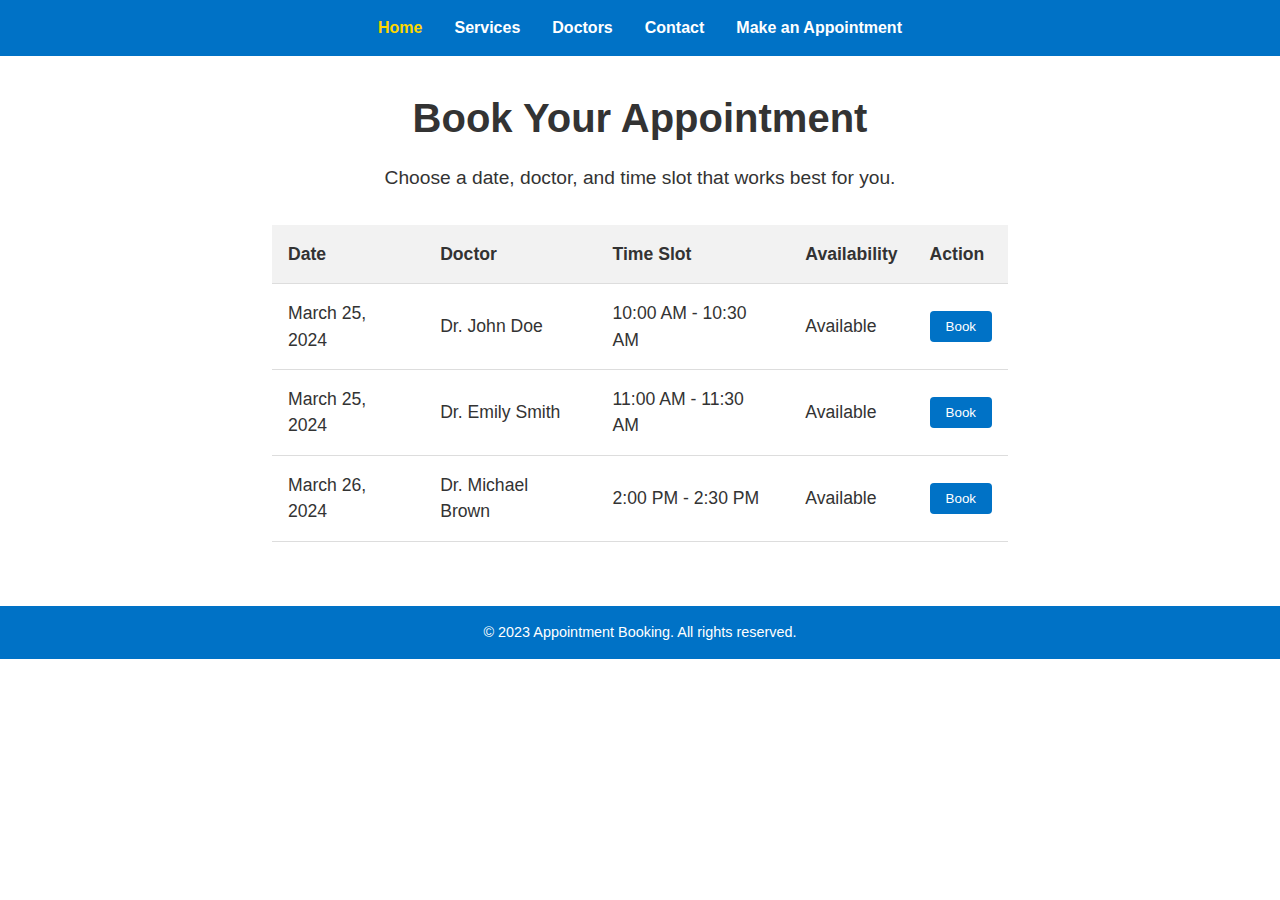
<file: appointment/home.html>
<!DOCTYPE html>
<html lang="en">
<head>
  <meta charset="UTF-8">
  <meta name="viewport" content="width=device-width, initial-scale=1.0">
  <title>Appointment Booking</title>
  <link rel="stylesheet" href="../css/appointment.css">
  <link rel="stylesheet" href="../css/home.css">
  
</head>
<body>
  <header>
    <nav>
      <ul>
        <li><a href="#" class="active">Home</a></li>
        <li><a href="./service.html">Services</a></li>
        <li><a href="./doctors.html">Doctors</a></li>
        <li><a href="./contact.html">Contact</a></li>
        <li><a href="../appointment.html">Make an Appointment</a></li>
      </ul>
    </nav>
  </header>

  <main>
    <section class="hero">
      <h1>Book Your Appointment</h1>
      <p>Choose a date, doctor, and time slot that works best for you.</p>
    </section>

    <section class="appointment-table">
      <table>
        <thead>
          <tr>
            <th>Date</th>
            <th>Doctor</th>
            <th>Time Slot</th>
            <th>Availability</th>
            <th>Action</th>
          </tr>
        </thead>
        <tbody>
          <tr>
            <td>March 25, 2024</td>
            <td>Dr. John Doe</td>
            <td>10:00 AM - 10:30 AM</td>
            <td>Available</td>
            <td><button class="book-btn">Book</button></td>
          </tr>
          <tr>
            <td>March 25, 2024</td>
            <td>Dr. Emily Smith</td>
            <td>11:00 AM - 11:30 AM</td>
            <td>Available</td>
            <td><button class="book-btn">Book</button></td>
          </tr>
          <tr>
            <td>March 26, 2024</td>
            <td>Dr. Michael Brown</td>
            <td>2:00 PM - 2:30 PM</td>
            <td>Available</td>
            <td><button class="book-btn">Book</button></td>
          </tr>
        </tbody>
      </table>
    </section>
  </main>

  <footer>
    <p>&copy; 2023 Appointment Booking. All rights reserved.</p>
  </footer>

</body>
</html>
</file>
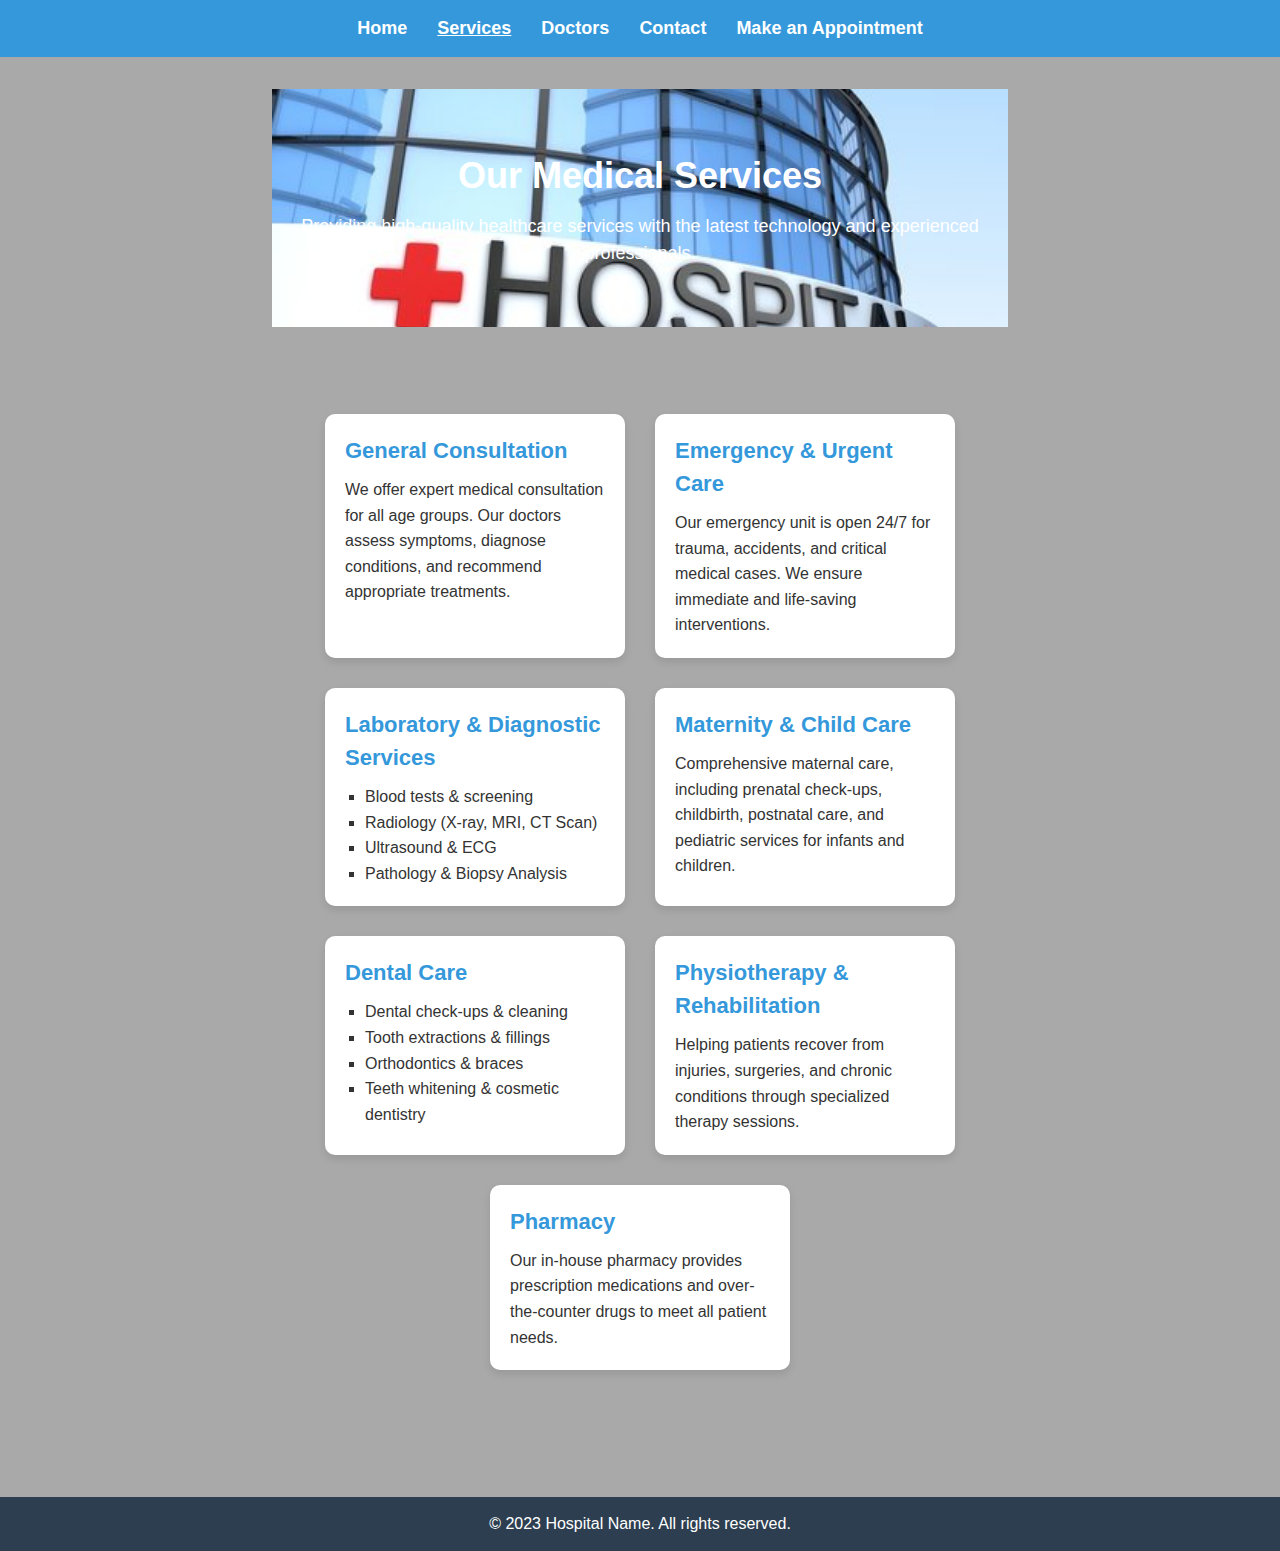
<file: appointment/service.html>
<!DOCTYPE html>
<html lang="en">
<head>
  <meta charset="UTF-8">
  <meta name="viewport" content="width=device-width, initial-scale=1.0">
  <title>Our Services</title>
  <link rel="stylesheet" href="../css/appointment.css">
  <link rel="stylesheet" href="../css/appoint_service.css">

</head>
<body>

  <header>
    <nav>
      <ul>
        <li><a href="./home.html">Home</a></li>
        <li><a href="#" class="active">Services</a></li>
        <li><a href="./doctors.html">Doctors</a></li>
        <li><a href="./contact.html">Contact</a></li>
        <li><a href="../appointment.html">Make an Appointment</a></li>
      </ul>
    </nav>
  </header>

  <main>
    <section class="hero">
      <h1>Our Medical Services</h1>
      <p>Providing high-quality healthcare services with the latest technology and experienced professionals.</p>
    </section>

    <section class="services">
      <div class="service">
        <h2>General Consultation</h2>
        <p>We offer expert medical consultation for all age groups. Our doctors assess symptoms, diagnose conditions, and recommend appropriate treatments.</p>
      </div>

      <div class="service">
        <h2>Emergency & Urgent Care</h2>
        <p>Our emergency unit is open 24/7 for trauma, accidents, and critical medical cases. We ensure immediate and life-saving interventions.</p>
      </div>

      <div class="service">
        <h2>Laboratory & Diagnostic Services</h2>
        <ul>
          <li>Blood tests & screening</li>
          <li>Radiology (X-ray, MRI, CT Scan)</li>
          <li>Ultrasound & ECG</li>
          <li>Pathology & Biopsy Analysis</li>
        </ul>
      </div>

      <div class="service">
        <h2>Maternity & Child Care</h2>
        <p>Comprehensive maternal care, including prenatal check-ups, childbirth, postnatal care, and pediatric services for infants and children.</p>
      </div>

      <div class="service">
        <h2>Dental Care</h2>
        <ul>
          <li>Dental check-ups & cleaning</li>
          <li>Tooth extractions & fillings</li>
          <li>Orthodontics & braces</li>
          <li>Teeth whitening & cosmetic dentistry</li>
        </ul>
      </div>

      <div class="service">
        <h2>Physiotherapy & Rehabilitation</h2>
        <p>Helping patients recover from injuries, surgeries, and chronic conditions through specialized therapy sessions.</p>
      </div>

      <div class="service">
        <h2>Pharmacy</h2>
        <p>Our in-house pharmacy provides prescription medications and over-the-counter drugs to meet all patient needs.</p>
      </div>
    </section>
  </main>

  <footer>
    <p>&copy; 2023 Hospital Name. All rights reserved.</p>
  </footer>

</body>
</html>
</file>
<file: css/general.css>
body {
    font-family: Arial, sans-serif;
    margin: 0;
    padding: 0;
}
</file>
<file: css/index.css>
.logo{
    display: flex;
    flex-direction: row;
    align-items: center;
}
#linked{
display: flex;
flex-direction: row;
}
header {
background: url('../images/hospital-header.jpg') no-repeat center center/cover;
color: white;
text-align: center;
padding: 100px 20px;
}
header h1 {
font-size: 3em;
margin: 0;

}
header p {
font-size: 1.2em;
}
nav {
background-color: #007BFF;
color: white;
padding: 10px 20px;
display: flex;
justify-content: space-between;
align-items: center;
}
.toggle{
display: none;
}
img {
margin-right: 10px;
width: 50px;
height: 50px;
border-radius: 50%;
}
nav a {
color: white;
text-decoration: none;
margin: 0 10px;
}
nav a:hover {
text-decoration: underline;
}
main {
padding: 20px;
background-color: #f9f9f9; /* Light background color */
border-radius: 8px; /* Rounded corners */
box-shadow: 0 2px 10px rgba(0, 0, 0, 0.1); /* Subtle shadow */
margin: 20px; /* Margin around the main section */
}
section {
margin-bottom: 20px; /* Space between sections */
padding: 15px; /* Padding inside each section */
background-color: #ffffff; /* White background for sections */
border-radius: 5px; /* Rounded corners for sections */
box-shadow: 0 1px 5px rgba(0, 0, 0, 0.1); /* Subtle shadow for sections */
}
section h2 {
color: #007BFF; /* Section headings color */
}
footer {
background-color: #f1f1f1;
text-align: center;
padding: 10px 20px;
margin-top: 20px;
}
@media(max-width: 999px){
nav a {
color: white;
text-decoration: none;
margin: 0 10px;
}
nav a:hover {
text-decoration: underline;
}
@media(max-width: 672px){
nav{
    position: relative;
}
.logo{
    display: flex;
    flex-direction: row;
    align-items: center;
}
img{
  width: 20px; ;
  height: 20px;  
}
.toggle{
    display: inline;
}
.logo p{
    font-size: 10px;
}
#linked{
    display: none;
    flex-direction: column;
    position: absolute;
    right: 0;
    top: 50px;
    background-color: aqua;
    align-items: center;
}
#linked a{
    padding: 10px;
}
}
}
@media(max-width:400px){
nav{
    position: relative;
}
.logo{
    display: flex;
    flex-direction: row;
    align-items: center;
}
img{
  width: 20px; ;
  height: 20px;  
}
.toggle{
    display: inline;
}
.logo p{
    font-size: 10px;
}
#linked{
    display: none;
    flex-direction: column;
    position: absolute;
    right: 0;
    top: 50px;
    background-color: aqua;
    align-items: center;
}
#linked a{
    padding: 10px;
}
}
</file>
<file: css/about.css>
body {
    font-family: Arial, sans-serif;
    line-height: 1.6;
    margin: 0;
    padding: 0;
    background-color: #f9f9f9; 
}
header {
    background-color: #007BFF;
    color: white;
    padding: 20px 10px;
    text-align: center;
}
section {
    padding: 20px;
}
.statistics, .team, .faq {
    background-color: #f4f4f4;
    padding: 20px;
    margin-top: 20px;
    border-radius: 5px; 
}
.statistics div, .team table {
    margin-bottom: 10px;
}
table {
    width: 100%;
    border-collapse: collapse; 
    margin-top: 10px;
}
table, th, td {
    border: 1px solid #ccc; 
}
th, td {
    padding: 10px;
    cursor: pointer;
    text-align: left;
}
th {
    background-color: #007BFF;
    color: white;

}
.faq h2 {
    color: #007BFF;
}
.faq-item {
    margin-bottom: 15px;
}
.faq-item h3 {
    cursor: pointer;
    margin: 0;
}
.faq-item p {
    display: none;
    margin: 5px 0 0;
}
/* @media (max-width: 600px) {
    
    table, thead, tbody, th, td, tr {
        display: block; 
        width: 100%; 
    }

    
    thead {
        display: none; 
    }

    
    tr {
        margin-bottom: 15px; 
        border: 1px solid #ccc; 
        border-radius: 5px; 
        background-color: #f4f4f4; 
    }

    
    td {
        text-align: left; 
        position: relative; 
        padding-left: 50%; 
    }

    
    td::before {
        content: attr(data-label); 
        position: absolute; 
        left: 10px; 
        font-weight: bold;
        color: #007BFF;
    }
} */


th:not(:first-child), td:not(.name) {
    display: none; 
    
}
.popup {
    position: fixed;
    cursor: pointer;
    left: 30%;
    top: 5%;
    width: 100%;
    height: 100%;
    display: flex;
    justify-content: center;
    align-items: center;
}

.popup-content {
    background-color: white;
    border: 2px solid black;
    padding: 20px;
    border-radius: 5px;
    width: 300px;
    position: relative;
}

.close {
    position: absolute;
    top: 10px;
    right: 20px;
    cursor: pointer;
    font-size: 20px;
}
@media (max-width: 600px) {
    .popup {
        width: 90%;
        top: 10px;
        left: 10px;
    }
    .popup-content {
        width: 80%;
    }
}
</file>
<file: css/appointment.css>
* {
    box-sizing: border-box;
    margin: 0;
    padding: 0;
  }
  
  /* Global styles */
  body {
    font-family: Arial, sans-serif;
    font-size: 16px;
    line-height: 1.5;
    color: #333;
  }
  
  /* Header styles */
  header {
    background-color: #333;
    color: #fff;
    padding: 1rem;
  }
  
  nav ul {
    display: flex;
    justify-content: center;
    list-style-type: none;
  }
  
  nav ul li {
    margin: 0 1rem;
  }
  
  nav ul li a {
    color: #fff;
    text-decoration: none;
  }
  
  nav ul li a.active {
    font-weight: bold;
  }
  
  /* Main content styles */
  main {
    max-width: 800px;
    margin: 0 auto;
    padding: 2rem;
  }
  
  .hero {
    text-align: center;
    margin-bottom: 2rem;
  }
  
  .appointmentform {
    background-color: #f4f4f4;
    padding: 2rem;
    border-radius: 5px;
    box-shadow: 0 0 10px rgba(0, 0, 0, 0.1);
  }
  
  .form-group {
    margin-bottom: 1rem;
  }
  
  .form-group label {
    display: block;
    font-weight: bold;
    margin-bottom: 0.5rem;
  }
  
  .form-group input,
  .form-group textarea {
    width: 100%;
    padding: 0.5rem;
    border: 1px solid #ccc;
    border-radius: 3px;
  }
  
  .btn {
    background-color: #333;
    color: #fff;
    border: none;
    padding: 0.75rem 1.5rem;
    border-radius: 3px;
    cursor: pointer;
  }
  
  .btn:hover {
    background-color: #555;
  }
  
  .appointment-info {
    margin-top: 2rem;
  }
  
  /* Footer styles */
  footer {
    background-color: #333;
    color: #fff;
    text-align: center;
    padding: 1rem;
    margin-top: 2rem;
  }
  
  /* Style for the Doctor Selection Section */
.form-group label[for="doctor"] {
  font-size: 18px;
  font-weight: bold;
  color: #2c3e50; /* Dark blue-gray for contrast */
  display: block;
  margin-bottom: 8px;
}

.form-group select#doctor {
  width: 100%;
  padding: 10px;
  font-size: 16px;
  border: 2px solid #3498db; /* Light blue border */
  border-radius: 5px;
  background-color: #f8f9fa;
  color: #34495e; /* Dark gray text */
  outline: none;
  transition: border-color 0.3s ease-in-out;
}

/* Change border color when the dropdown is focused */
.form-group select#doctor:focus {
  border-color: #2980b9; /* Darker blue on focus */
}

/* Add hover effect */
.form-group select#doctor:hover {
  background-color: #ecf0f1;
}

/* Enhance dropdown arrow visibility */
.form-group select#doctor {
  appearance: none;
  -webkit-appearance: none;
  -moz-appearance: none;
  background-image: url('data:image/svg+xml;utf8,<svg fill="%2334485e" xmlns="http://www.w3.org/2000/svg" viewBox="0 0 24 24"><path d="M7 10l5 5 5-5z"/></svg>');
  background-repeat: no-repeat;
  background-position: right 10px center;
  background-size: 12px;
  padding-right: 30px; /* Space for arrow */
}
</file>
<file: css/contact.css>
body {
    background-color: #f4f4f9;
}
.container {
    max-width: 800px;
    margin: 20px auto;
    padding: 20px;
    background: #fff;
    border-radius: 8px;
    box-shadow: 0 2px 4px rgba(0, 0, 0, 0.1);
}
h1 {
    text-align: center;
    color: #333;
}
.contact-info {
    margin-bottom: 20px;
}
.contact-info h2 {
    font-size: 24px;
    color: #007BFF;
}
.contact-info p {
    margin: 5px 0;
    font-size: 16px;
}
form {
    display: flex;
    flex-direction: column;
}
label {
    margin-top: 10px;
    font-weight: bold;
}
input, textarea {
    margin-top: 5px;
    padding: 10px;
    border: 1px solid #ccc;
    border-radius: 4px;
    font-size: 16px;
}
textarea {
    resize: vertical;
}
button {
    margin-top: 20px;
    padding: 10px;
    background-color: #007BFF;
    color: white;
    border: none;
    border-radius: 4px;
    font-size: 16px;
    cursor: pointer;
}
button:hover {
    background-color: #0056b3;
}
.social-media {
    text-align: center;
    margin-top: 20px;
}
.social-media a {
    margin: 0 10px;
    text-decoration: none;
    color: #007BFF;
    font-size: 20px;
}
.social-media a:hover {
    color: #0056b3;
}
</file>
<file: css/register.css>
body {
    background-color: #f4f4f4; /* Light background */
    display: flex;
    justify-content: center;
    align-items: center;
    height: 100vh; /* Full height */
}
.container {
    background-color: white; /* White background for the form */
    padding: 20px;
    border-radius: 8px; /* Rounded corners */
    box-shadow: 0 2px 10px rgba(0, 0, 0, 0.1); /* Subtle shadow */
    width: 300px; /* Fixed width */
}
h2 {
    text-align: center;
    color: #333;
}
.form-group {
    margin-bottom: 15px; /* Spacing between form fields */
}
label {
    display: block;
    margin-bottom: 5px; /* Spacing below labels */
    color: #555; /* Darker text for labels */
}
input[type="text"],
input[type="password"],
input[type="email"] {
    width: 100%; /* Full width */
    padding: 10px; /* Padding inside input fields */
    border: 1px solid #ccc; /* Border color */
    border-radius: 4px; /* Rounded corners for inputs */
    box-sizing: border-box; /* Include padding and border in element's total width */
}
button {
    width: 100%; /* Full width for buttons */
    padding: 10px;
    background-color: #007BFF; /* Button background color */
    color: white; /* Button text color */
    border: none; /* Remove border */
    border-radius: 4px; /* Rounded corners for buttons */
    cursor: pointer; /* Pointer cursor on hover */
    font-size: 16px; /* Font size for buttons */
}
button:hover {
    background-color: #0056b3; /* Darker blue on hover */
}
.toggle-form {
    text-align: center; /* Center text */
    margin-top: 10px; /* Spacing above toggle link */
}
.toggle-form a {
    color: #007BFF; /* Link color */
    text-decoration: none; /* Remove underline */
}
.toggle-form a:hover {
    text-decoration: underline; /* Underline on hover */
}
</file>
<file: css/service.css>
body {
    background-color: #f4f4f9;
}
header {
    background-color: #007bff;
    color: white;
    padding: 20px;
    text-align: center;
}
.container {
    padding: 20px;
}
.service {
    background: white;
    margin: 60px 0;
    padding: 15px;
    border-radius: 5px;
    box-shadow: 0 2px 5px rgba(0, 0, 0, 0.1);
}
.service h3 {
    margin-top: 0;
}
.service ul {
    padding-left: 20px; /* Indent for list items */
}
footer {
    background-color: #007bff;
    color: white;
    text-align: center;
    padding: 10px 0;
    position: fixed;
    bottom: 0;
    width: 100%;
}
</file>
<file: css/appoint-contact.css>
/* General Styling */
body {
    font-family: Arial, sans-serif;
    margin: 0;
    padding: 0;
    background-color: #f4f4f4;
    color: #333;
}

/* Header Navigation */
header {
    background-color: #3498db;
    padding: 15px 0;
    text-align: center;
}

nav ul {
    list-style: none;
    padding: 0;
    margin: 0;
}

nav ul li {
    display: inline;
    margin: 0 15px;
}

nav ul li a {
    color: white;
    text-decoration: none;
    font-size: 18px;
    font-weight: bold;
}

nav ul li a.active {
    text-decoration: underline;
}

/* Contact Section */
.contact {
    background-color: white;
    padding: 40px 20px;
    max-width: 800px;
    margin: 40px auto;
    border-radius: 10px;
    box-shadow: 0 4px 8px rgba(0, 0, 0, 0.1);
    text-align: center;
}

.contact h1, .contact h2 {
    color: #3498db;
    margin-bottom: 10px;
}

.contact-info {
    font-size: 16px;
    margin-bottom: 20px;
    line-height: 1.6;
}

.social-media a {
    display: inline-block;
    margin: 10px;
    padding: 10px 15px;
    font-size: 16px;
    text-decoration: none;
    color: white;
    border-radius: 5px;
}

.social-media a:nth-child(1) { background-color: #3b5998; } /* Facebook */
.social-media a:nth-child(2) { background-color: #1DA1F2; } /* Twitter */
.social-media a:nth-child(3) { background-color: #E1306C; } /* Instagram */
.social-media a:nth-child(4) { background-color: #0077B5; } /* LinkedIn */

.social-media a:hover {
    opacity: 0.8;
}

/* Contact Form */
form {
    display: flex;
    flex-direction: column;
    align-items: center;
    max-width: 600px;
    margin: auto;
}

form label {
    font-size: 16px;
    font-weight: bold;
    margin-top: 10px;
}

form input, form textarea {
    width: 100%;
    padding: 10px;
    margin-top: 5px;
    border: 2px solid #ccc;
    border-radius: 5px;
}

form input:focus, form textarea:focus {
    border-color: #3498db;
    outline: none;
}

.btn {
    background-color: #3498db;
    color: white;
    padding: 12px 20px;
    border: none;
    border-radius: 5px;
    font-size: 16px;
    cursor: pointer;
    margin-top: 15px;
}

.btn:hover {
    background-color: #2980b9;
}

/* Confirmation Message */
#confirmation-message {
    background-color: #eafaf1;
    color: #2d7a3e;
    padding: 15px;
    border-radius: 5px;
    max-width: 600px;
    margin: 20px auto;
    display: none;
}

/* Footer */
footer {
    background-color: #2c3e50;
    color: white;
    text-align: center;
    padding: 15px 0;
    margin-top: 40px;
}
</file>
<file: css/appoint_doctors.css>
/* General Styling */
body {
    font-family: Arial, sans-serif;
    margin: 0;
    padding: 0;
    background-color: #f4f4f4;
    color: #333;
}

/* Header Navigation */
header {
    background-color: #3498db;
    padding: 15px 0;
    text-align: center;
}

nav ul {
    list-style: none;
    padding: 0;
    margin: 0;
}

nav ul li {
    display: inline;
    margin: 0 15px;
}

nav ul li a {
    color: white;
    text-decoration: none;
    font-size: 18px;
    font-weight: bold;
}

nav ul li a.active {
    text-decoration: underline;
}

/* Hospital History Section */
.history {
    background-color: #fff;
    padding: 40px 20px;
    max-width: 800px;
    margin: 40px auto;
    border-radius: 10px;
    box-shadow: 0 4px 8px rgba(0, 0, 0, 0.1);
    text-align: center;
}

.history h1 {
    color: #3498db;
    font-size: 28px;
    margin-bottom: 10px;
}

.history p {
    font-size: 16px;
    line-height: 1.6;
}

/* Doctors Section */
.doctors {
    padding: 40px 20px;
    text-align: center;
}

.doctors h2 {
    color: #3498db;
    font-size: 26px;
    margin-bottom: 20px;
}

/* Doctor Cards */
.doctor-list {
    display: flex;
    flex-wrap: wrap;
    justify-content: center;
    gap: 20px;
}

.doctor {
    background-color: white;
    border-radius: 10px;
    padding: 20px;
    width: 280px;
    box-shadow: 0 4px 8px rgba(0, 0, 0, 0.1);
    text-align: center;
    transition: transform 0.3s ease-in-out;
}

.doctor:hover {
    transform: translateY(-5px);
}

.doctor img {
    width: 100%;
    height: auto;
    border-radius: 10px;
}

.doctor h3 {
    color: #2c3e50;
    margin: 10px 0;
}

.doctor p {
    font-size: 14px;
    line-height: 1.5;
}

/* Footer */
footer {
    background-color: #2c3e50;
    color: white;
    text-align: center;
    padding: 15px 0;
    margin-top: 40px;
}
</file>
<file: css/appoint_service.css>
/* General Styling */
body {
    font-family: Arial, sans-serif;
    margin: 0;
    padding: 0;
    background-color: #a9a9a9;
    color: #333;
}

/* Header Navigation */
header {
    background-color: #3498db;
    padding: 15px 0;
    text-align: center;
}

nav ul {
    list-style: none;
    padding: 0;
    margin: 0;
}

nav ul li {
    display: inline;
    margin: 0 15px;
}

nav ul li a {
    color: white;
    text-decoration: none;
    font-size: 18px;
    font-weight: bold;
}

nav ul li a.active {
    text-decoration: underline;
}

/* Hero Section */
.hero {
    background: url('../images/hospital-header.jpg') no-repeat center center/cover;
    color: white;
    text-align: center;
    padding: 60px 20px;
}

.hero h1 {
    font-size: 36px;
    margin-bottom: 10px;
}

.hero p {
    font-size: 18px;
}

/* Services Section */
.services {
    display: flex;
    flex-wrap: wrap;
    justify-content: center;
    padding: 40px 20px;
}

.service {
    background-color: white;
    border-radius: 10px;
    padding: 20px;
    margin: 15px;
    width: 300px;
    box-shadow: 0 4px 8px rgba(0, 0, 0, 0.1);
    transition: transform 0.3s ease-in-out;
}

.service:hover {
    transform: translateY(-5px);
}

.service h2 {
    color: #3498db;
    font-size: 22px;
    margin-bottom: 10px;
}

.service p, .service ul {
    font-size: 16px;
    line-height: 1.6;
}

.service ul {
    padding-left: 20px;
}

.service ul li {
    list-style-type: square;
}

/* Footer */
footer {
    background-color: #2c3e50;
    color: white;
    text-align: center;
    padding: 15px 0;
    margin-top: 40px;
}
</file>
<file: css/home.css>
/* Reset styles */
* {
    margin: 0;
    padding: 0;
    box-sizing: border-box;
  }
  
  /* Global styles */
  body {
    font-family: Arial, sans-serif;
    font-size: 16px;
    line-height: 1.5;
    color: #333;
  }
  
  /* Header styles */
  header {
    background-color: #0072c6;
    padding: 1rem;
  }
  
  nav ul {
    display: flex;
    justify-content: center;
    list-style-type: none;
  }
  
  nav li {
    margin: 0 1rem;
  }
  
  nav a {
    color: #fff;
    text-decoration: none;
    font-weight: bold;
    transition: color 0.3s ease;
  }
  
  nav a:hover,
  nav a.active {
    color: #ffd700;
  }
  
  /* Main content styles */
  main {
    padding: 2rem;
  }
  
  .hero {
    text-align: center;
    margin-bottom: 2rem;
  }
  
  .hero h1 {
    font-size: 2.5rem;
    margin-bottom: 1rem;
  }
  
  .hero p {
    font-size: 1.2rem;
  }
  
  .appointment-table {
    overflow-x: auto;
  }
  
  table {
    width: 100%;
    border-collapse: collapse;
    font-size: 1.1rem;
  }
  
  th, td {
    padding: 1rem;
    text-align: left;
    border-bottom: 1px solid #ddd;
  }
  
  th {
    background-color: #f2f2f2;
  }
  
  .book-btn {
    background-color: #0072c6;
    color: #fff;
    border: none;
    padding: 0.5rem 1rem;
    border-radius: 4px;
    cursor: pointer;
    transition: background-color 0.3s ease;
  }
  
  .book-btn:hover {
    background-color: #005a9e;
  }
  
  /* Footer styles */
  footer {
    background-color: #0072c6;
    color: #fff;
    text-align: center;
    padding: 1rem;
    font-size: 0.9rem;
  }
</file>
